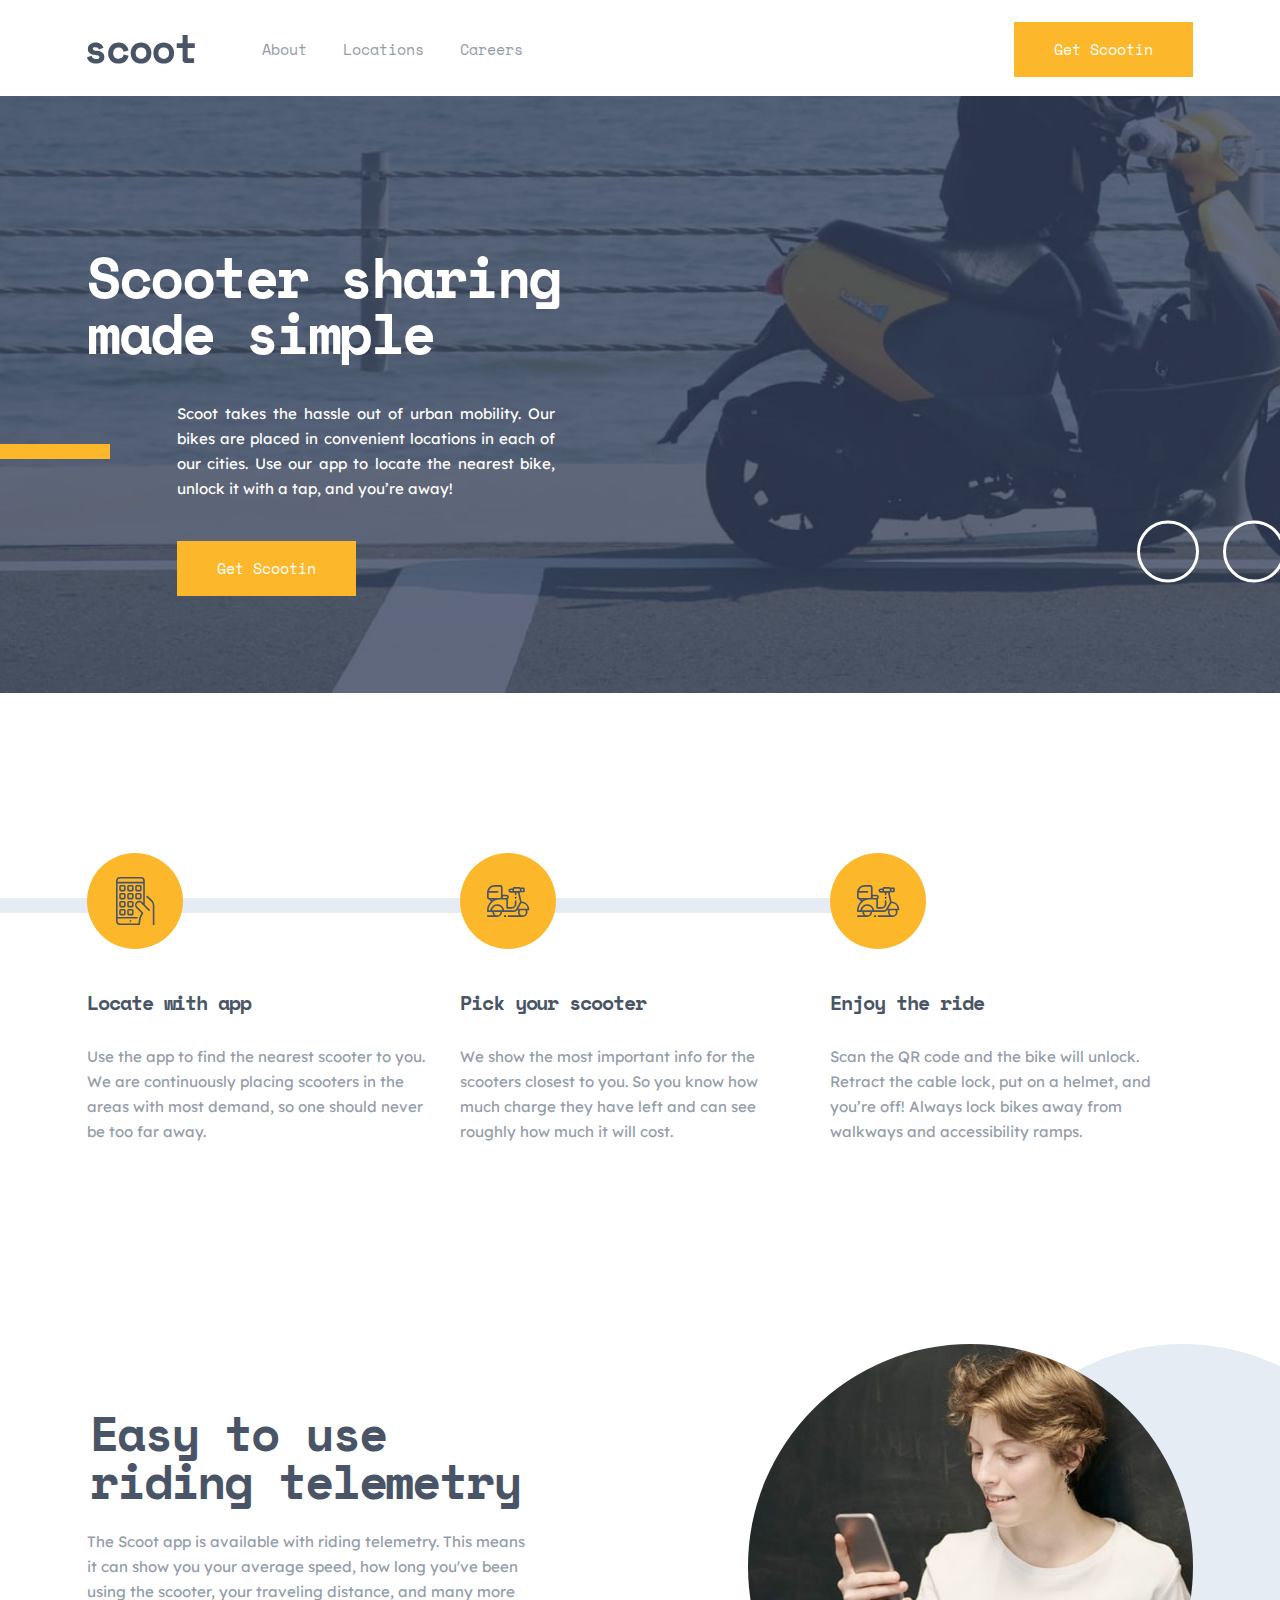
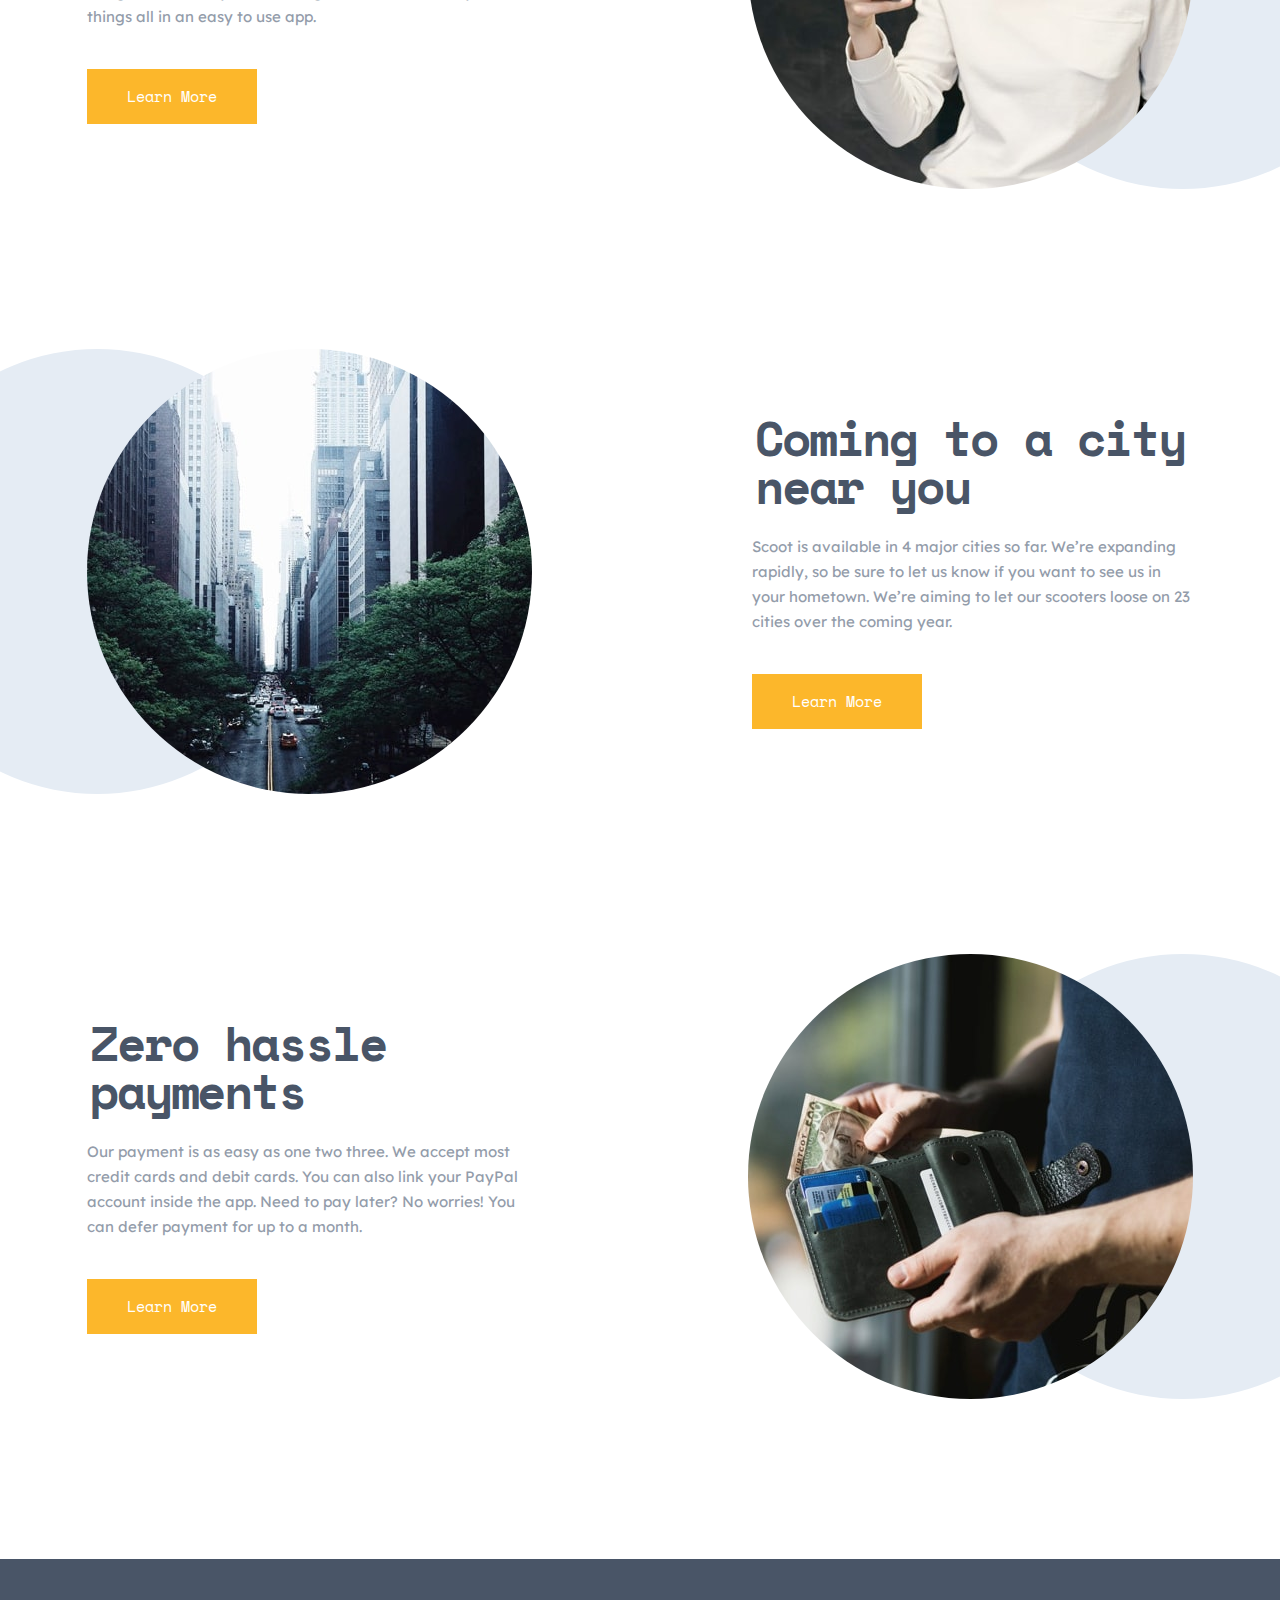
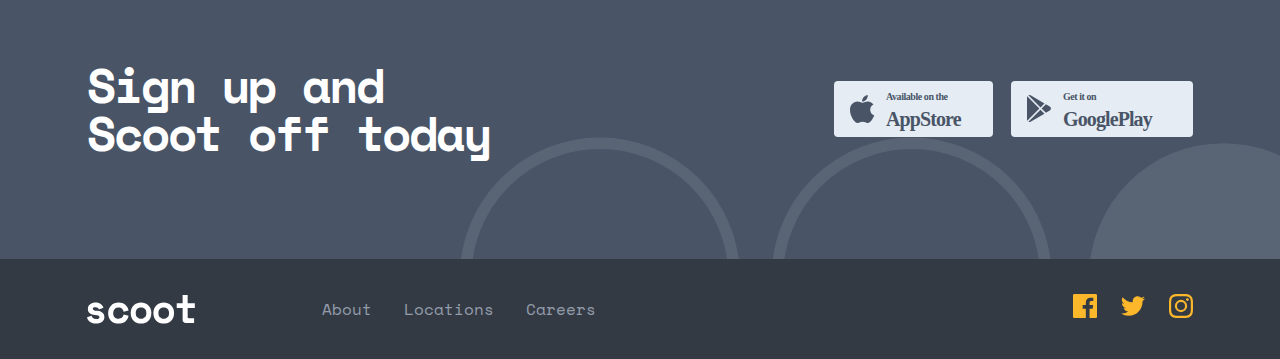
<file: index.html>
<!DOCTYPE html>
<html lang="en">
  <head>
    <meta charset="UTF-8" />
    <meta name="viewport" content="width=device-width, initial-scale=1.0" />
    <meta name="description" content="Scoot" />
    <meta name="keywords" content="HTML,CSS,JavaScript" />
    <meta name="author" content="Thu Smiley" />
    <meta property="og:image" content="./preview.jpg" />
    <link rel="icon" type="image/png" sizes="32x32" href="./assets/favicon.png" />
    <link rel="stylesheet" href="./style.css" />
    <title>Scoot</title>
  </head>
  <body>
    <!-- Header and nav -->
    <header>
      <div class="container">
        <img class="menu-open" src="./assets/icons/hamburger.svg" alt="" onclick="openMenu()" />
        <img class="menu-close" src="./assets/icons/close.svg" alt="" onclick="closeMenu()" />
        <a href="./index.html"><img class="logo-header" src="./assets/logo.svg" alt="logo" /></a>
        <nav id="header-nav">
          <div class="menu-wrap">
            <a href="./about.html">About</a>
            <a href="./locations.html">Locations</a>
            <a href="./careers.html">Careers</a>
          </div>
          <button><a href="./locations.html"></a>Get Scootin</button>
        </nav>
      </div>
    </header>
    <div class="overlay-menu"></div>
    <!-- Main -->
    <main>
      <!-- Hero section  -->
      <section id="hero">
        <div class="container">
          <h1>Scooter sharing made simple</h1>
          <p>
            Scoot takes the hassle out of urban mobility. Our bikes are placed in convenient locations in each of our cities. Use our app to locate the nearest bike, unlock it with
            a tap, and you’re away!
          </p>
          <button><a href="./locations.html"></a>Get Scootin</button>
          <img src="./assets/patterns/line.svg" alt="" class="hero-line" />
          <!-- <img class="hero-arrow" src="./assets/patterns/right-arrow.svg" alt="" /> -->
          <svg class="hero-arrow" xmlns="http://www.w3.org/2000/svg" width="452" height="151"><g fill="none" fill-rule="evenodd" stroke="#FCB72B" stroke-linejoin="bevel" stroke-width="15"><path d="M407.952 145.444l38.426-38.426-38.426-38.426"/><path d="M0 8h270.115v99.369h176.263"/></g></svg>
          <img src="./assets/patterns/white-circles.svg" alt="" class="hero-circles" />
        </div>
      </section>

      <!-- How-to section  -->
      <section id="steps">
        <div class="container">
          <div class="steps-line"></div>
          <!-- Locate with app -->
          <div class="step">
            <img class="step-icon locate-app" src="./assets/icons/locate.svg" alt="" />
            <div class="step-info">
              <h2>Locate with app</h2>
              <p>Use the app to find the nearest scooter to you. We are continuously placing scooters in the areas with most demand, so one should never be too far away.</p>
            </div>
          </div>

          <!-- Pick your scooter -->
          <div class="step">
            <img class="step-icon pick-scooter" src="./assets/icons/scooter.svg" alt="" />
            <div class="step-info">
              <h2>Pick your scooter</h2>
              <p>We show the most important info for the scooters closest to you. So you know how much charge they have left and can see roughly how much it will cost.</p>
            </div>
          </div>

          <!-- Enjoy the ride -->
          <div class="step">
            <img class="step-icon enjoy-ride" src="./assets/icons/scooter.svg" alt="" />
            <div class="step-info">
              <h2>Enjoy the ride</h2>
              <p>
                Scan the QR code and the bike will unlock. Retract the cable lock, put on a helmet, and you’re off! Always lock bikes away from walkways and accessibility ramps.
              </p>
            </div>
          </div>
        </div>
      </section>

      <!-- Features  -->
      <section id="features">
        <!-- Easy to use riding telemetry -->
        <div class="feature" id="telemetry">
          <svg class="arrow-telemetry" xmlns="http://www.w3.org/2000/svg" width="741" height="151">
            <g fill="none" fill-rule="evenodd" stroke="#FCB72B" stroke-linejoin="bevel" stroke-width="15">
              <path d="M740.969 8H182.854v99.369H6.591" />
              <path d="M44.64 145.64L6.214 107.214 44.64 68.787" />
            </g>
          </svg>
          <div class="container">
            <img class="feature-img" src="./assets/images/telemetry.jpg" alt="" />
            <div class="feature-info">
              <h2>Easy to use riding telemetry</h2>
              <p>
                The Scoot app is available with riding telemetry. This means it can show you your average speed, how long you've been using the scooter, your traveling distance,
                and many more things all in an easy to use app.
              </p>
              <button><a href="./locations.html"></a>Learn More</button>
            </div>
          </div>
        </div>

        <!-- Coming to a city near you -->
        <div class="feature" id="near-you">
          <svg class="arrow-near-you" xmlns="http://www.w3.org/2000/svg" width="452" height="151">
            <g fill="none" fill-rule="evenodd" stroke="#FCB72B" stroke-linejoin="bevel" stroke-width="15">
              <path d="M407.952 145.444l38.426-38.426-38.426-38.426" />
              <path d="M0 8h270.115v99.369h176.263" />
            </g>
          </svg>
          <div class="container">
            <img class="feature-img" src="./assets/images/near-you.jpg" alt="" />
            <div class="feature-info">
              <h2>Coming to a city near you</h2>
              <p>
                Scoot is available in 4 major cities so far. We’re expanding rapidly, so be sure to let us know if you want to see us in your hometown. We’re aiming to let our
                scooters loose on 23 cities over the coming year.
              </p>
              <button><a href="./locations.html"></a>Learn More</button>
            </div>
          </div>
        </div>

        <!-- Zero hassle payments -->
        <div class="feature" id="payments">
          <svg class="arrow-payments" xmlns="http://www.w3.org/2000/svg" width="741" height="151">
            <g fill="none" fill-rule="evenodd" stroke="#FCB72B" stroke-linejoin="bevel" stroke-width="15">
              <path d="M740.969 8H182.854v99.369H6.591" />
              <path d="M44.64 145.64L6.214 107.214 44.64 68.787" />
            </g>
          </svg>
          <div class="container">
            <img class="feature-img" src="./assets/images/payments.jpg" alt="" />
            <div class="feature-info">
              <h2>Zero hassle payments</h2>
              <p>
                Our payment is as easy as one two three. We accept most credit cards and debit cards. You can also link your PayPal account inside the app. Need to pay later? No
                worries! You can defer payment for up to a month.
              </p>
              <button><a href="./locations.html"></a>Learn More</button>
            </div>
          </div>
        </div>
      </section>

      <!-- Signup  -->
      <section id="signup">
        <div class="container">
          <h2>Sign up and Scoot off today</h2>
          <div class="download">
            <a href="http://" target="_blank" rel="noopener noreferrer"><img src="./assets/icons/app-store.svg" alt="" /></a>
            <a href="http://" target="_blank" rel="noopener noreferrer"><img src="./assets/icons/google-play.svg" alt="" /></a>
          </div>
        </div>
      </section>
    </main>

    <!-- Footer  -->
    <footer>
      <div class="container">
        <svg class="logo-footer" xmlns="http://www.w3.org/2000/svg" width="108" height="29">
          <path
            fill="#ffffff"
            d="M9.12 28.56c2.613 0 4.64-.587 6.08-1.76 1.44-1.173 2.16-2.747 2.16-4.72v-.24c0-1.787-.64-3.18-1.92-4.18-1.28-1-2.933-1.607-4.96-1.82-1.76-.187-2.973-.42-3.64-.7-.667-.28-1-.74-1-1.38 0-.453.213-.833.64-1.14.427-.307 1.067-.46 1.92-.46.933 0 1.693.207 2.28.62.587.413 1 .98 1.24 1.7l4.56-1.84a8.834 8.834 0 00-.92-1.74c-.4-.6-.92-1.147-1.56-1.64-.64-.493-1.42-.893-2.34-1.2-.92-.307-2.007-.46-3.26-.46-.96 0-1.893.133-2.8.4a7.473 7.473 0 00-2.4 1.18 6.193 6.193 0 00-1.68 1.9c-.427.747-.64 1.613-.64 2.6v.24c0 1.893.66 3.327 1.98 4.3 1.32.973 3.1 1.553 5.34 1.74.827.08 1.513.187 2.06.32.547.133.98.3 1.3.5.32.2.54.413.66.64.12.227.18.473.18.74 0 .453-.233.873-.7 1.26-.467.387-1.327.58-2.58.58-1.413 0-2.46-.32-3.14-.96-.68-.64-1.127-1.387-1.34-2.24L0 22.32c.133.693.393 1.407.78 2.14.387.733.94 1.4 1.66 2 .72.6 1.627 1.1 2.72 1.5 1.093.4 2.413.6 3.96.6zm22.454 0c2.827 0 5.087-.72 6.78-2.16 1.694-1.44 2.767-3.333 3.22-5.68l-4.96-1.24c-.24 1.307-.766 2.347-1.58 3.12-.813.773-1.993 1.16-3.54 1.16-.72 0-1.4-.113-2.04-.34a4.704 4.704 0 01-1.68-1.02c-.48-.453-.86-1.02-1.14-1.7-.28-.68-.42-1.46-.42-2.34v-.24c0-.88.14-1.673.42-2.38.28-.707.66-1.307 1.14-1.8a5.005 5.005 0 011.68-1.14 5.25 5.25 0 012.04-.4c1.547 0 2.747.427 3.6 1.28.854.853 1.36 1.867 1.52 3.04l4.96-1.28c-.453-2.347-1.54-4.24-3.26-5.68-1.72-1.44-3.966-2.16-6.74-2.16-1.44 0-2.793.24-4.06.72a9.726 9.726 0 00-3.32 2.08c-.946.907-1.686 2-2.22 3.28-.533 1.28-.8 2.72-.8 4.32v.48c0 1.6.267 3.027.8 4.28.534 1.253 1.267 2.307 2.2 3.16.934.853 2.034 1.507 3.3 1.96 1.267.453 2.634.68 4.1.68zm22.455 0c1.36 0 2.66-.227 3.9-.68a9.997 9.997 0 003.3-1.98c.96-.867 1.72-1.933 2.28-3.2.56-1.267.84-2.727.84-4.38v-.48c0-1.627-.28-3.073-.84-4.34-.56-1.267-1.32-2.34-2.28-3.22a9.827 9.827 0 00-3.3-2c-1.24-.453-2.54-.68-3.9-.68-1.36 0-2.66.227-3.9.68a9.827 9.827 0 00-3.3 2c-.96.88-1.72 1.953-2.28 3.22-.56 1.267-.84 2.713-.84 4.34v.48c0 1.653.28 3.113.84 4.38.56 1.267 1.32 2.333 2.28 3.2a9.997 9.997 0 003.3 1.98c1.24.453 2.54.68 3.9.68zm0-4.8c-.72 0-1.4-.12-2.04-.36-.64-.24-1.2-.587-1.68-1.04a4.911 4.911 0 01-1.14-1.66c-.28-.653-.42-1.393-.42-2.22v-.8c0-.827.14-1.567.42-2.22.28-.653.66-1.207 1.14-1.66.48-.453 1.04-.8 1.68-1.04.64-.24 1.32-.36 2.04-.36s1.4.12 2.04.36c.64.24 1.2.587 1.68 1.04.48.453.86 1.007 1.14 1.66.28.653.42 1.393.42 2.22v.8c0 .827-.14 1.567-.42 2.22a4.911 4.911 0 01-1.14 1.66c-.48.453-1.04.8-1.68 1.04-.64.24-1.32.36-2.04.36zm22.694 4.8c1.36 0 2.66-.227 3.9-.68a9.997 9.997 0 003.3-1.98c.96-.867 1.72-1.933 2.28-3.2.56-1.267.84-2.727.84-4.38v-.48c0-1.627-.28-3.073-.84-4.34-.56-1.267-1.32-2.34-2.28-3.22a9.827 9.827 0 00-3.3-2c-1.24-.453-2.54-.68-3.9-.68-1.36 0-2.66.227-3.9.68a9.827 9.827 0 00-3.3 2c-.96.88-1.72 1.953-2.28 3.22-.56 1.267-.84 2.713-.84 4.34v.48c0 1.653.28 3.113.84 4.38.56 1.267 1.32 2.333 2.28 3.2a9.997 9.997 0 003.3 1.98c1.24.453 2.54.68 3.9.68zm0-4.8c-.72 0-1.4-.12-2.04-.36-.64-.24-1.2-.587-1.68-1.04a4.911 4.911 0 01-1.14-1.66c-.28-.653-.42-1.393-.42-2.22v-.8c0-.827.14-1.567.42-2.22.28-.653.66-1.207 1.14-1.66.48-.453 1.04-.8 1.68-1.04.64-.24 1.32-.36 2.04-.36s1.4.12 2.04.36c.64.24 1.2.587 1.68 1.04.48.453.86 1.007 1.14 1.66.28.653.42 1.393.42 2.22v.8c0 .827-.14 1.567-.42 2.22a4.911 4.911 0 01-1.14 1.66c-.48.453-1.04.8-1.68 1.04-.64.24-1.32.36-2.04.36zM107.097 28v-4.8h-5.36c-.72 0-1.08-.4-1.08-1.2v-9.04h7.16v-4.8h-7.16V0h-5.04v8.16h-5.88v4.8h5.88v11.92c0 .907.287 1.653.86 2.24.573.587 1.313.88 2.22.88h8.4z"
          />
        </svg>
        <div class="footer-wrap">
          <div class="footer-nav">
            <a href="./about.html">About</a>
            <a href="./locations.html">Locations</a>
            <a href="./careers.html">Careers</a>
          </div>
          <div class="socials">
            <a href="./" target="_blank"
              ><svg xmlns="http://www.w3.org/2000/svg" width="24" height="24">
                <path
                  fill="#FCB72B"
                  d="M22.675 0H1.325C.593 0 0 .593 0 1.325v21.351C0 23.407.593 24 1.325 24H12.82v-9.294H9.692v-3.622h3.128V8.413c0-3.1 1.893-4.788 4.659-4.788 1.325 0 2.463.099 2.795.143v3.24l-1.918.001c-1.504 0-1.795.715-1.795 1.763v2.313h3.587l-.467 3.622h-3.12V24h6.116c.73 0 1.323-.593 1.323-1.325V1.325C24 .593 23.407 0 22.675 0z"
                /></svg
            ></a>
            <a href="./" target="_blank"
              ><svg xmlns="http://www.w3.org/2000/svg" width="24" height="20">
                <path
                  fill="#FCB72B"
                  d="M24 2.557a9.83 9.83 0 01-2.828.775A4.932 4.932 0 0023.337.608a9.864 9.864 0 01-3.127 1.195A4.916 4.916 0 0016.616.248c-3.179 0-5.515 2.966-4.797 6.045A13.978 13.978 0 011.671 1.149a4.93 4.93 0 001.523 6.574 4.903 4.903 0 01-2.229-.616c-.054 2.281 1.581 4.415 3.949 4.89a4.935 4.935 0 01-2.224.084 4.928 4.928 0 004.6 3.419A9.9 9.9 0 010 17.54a13.94 13.94 0 007.548 2.212c9.142 0 14.307-7.721 13.995-14.646A10.025 10.025 0 0024 2.557z"
                /></svg
            ></a>
            <a href="./" target="_blank"
              ><svg xmlns="http://www.w3.org/2000/svg" width="24" height="24">
                <path
                  fill="#FCB72B"
                  d="M12 2.163c3.204 0 3.584.012 4.85.07 3.252.148 4.771 1.691 4.919 4.919.058 1.265.069 1.645.069 4.849 0 3.205-.012 3.584-.069 4.849-.149 3.225-1.664 4.771-4.919 4.919-1.266.058-1.644.07-4.85.07-3.204 0-3.584-.012-4.849-.07-3.26-.149-4.771-1.699-4.919-4.92-.058-1.265-.07-1.644-.07-4.849 0-3.204.013-3.583.07-4.849.149-3.227 1.664-4.771 4.919-4.919 1.266-.057 1.645-.069 4.849-.069zM12 0C8.741 0 8.333.014 7.053.072 2.695.272.273 2.69.073 7.052.014 8.333 0 8.741 0 12c0 3.259.014 3.668.072 4.948.2 4.358 2.618 6.78 6.98 6.98C8.333 23.986 8.741 24 12 24c3.259 0 3.668-.014 4.948-.072 4.354-.2 6.782-2.618 6.979-6.98.059-1.28.073-1.689.073-4.948 0-3.259-.014-3.667-.072-4.947-.196-4.354-2.617-6.78-6.979-6.98C15.668.014 15.259 0 12 0zm0 5.838a6.162 6.162 0 100 12.324 6.162 6.162 0 000-12.324zM12 16a4 4 0 110-8 4 4 0 010 8zm6.406-11.845a1.44 1.44 0 100 2.881 1.44 1.44 0 000-2.881z"
                /></svg
            ></a>
          </div>
        </div>
      </div>
    </footer>
    <script src="./script.js"></script>
  </body>
</html>
</file>
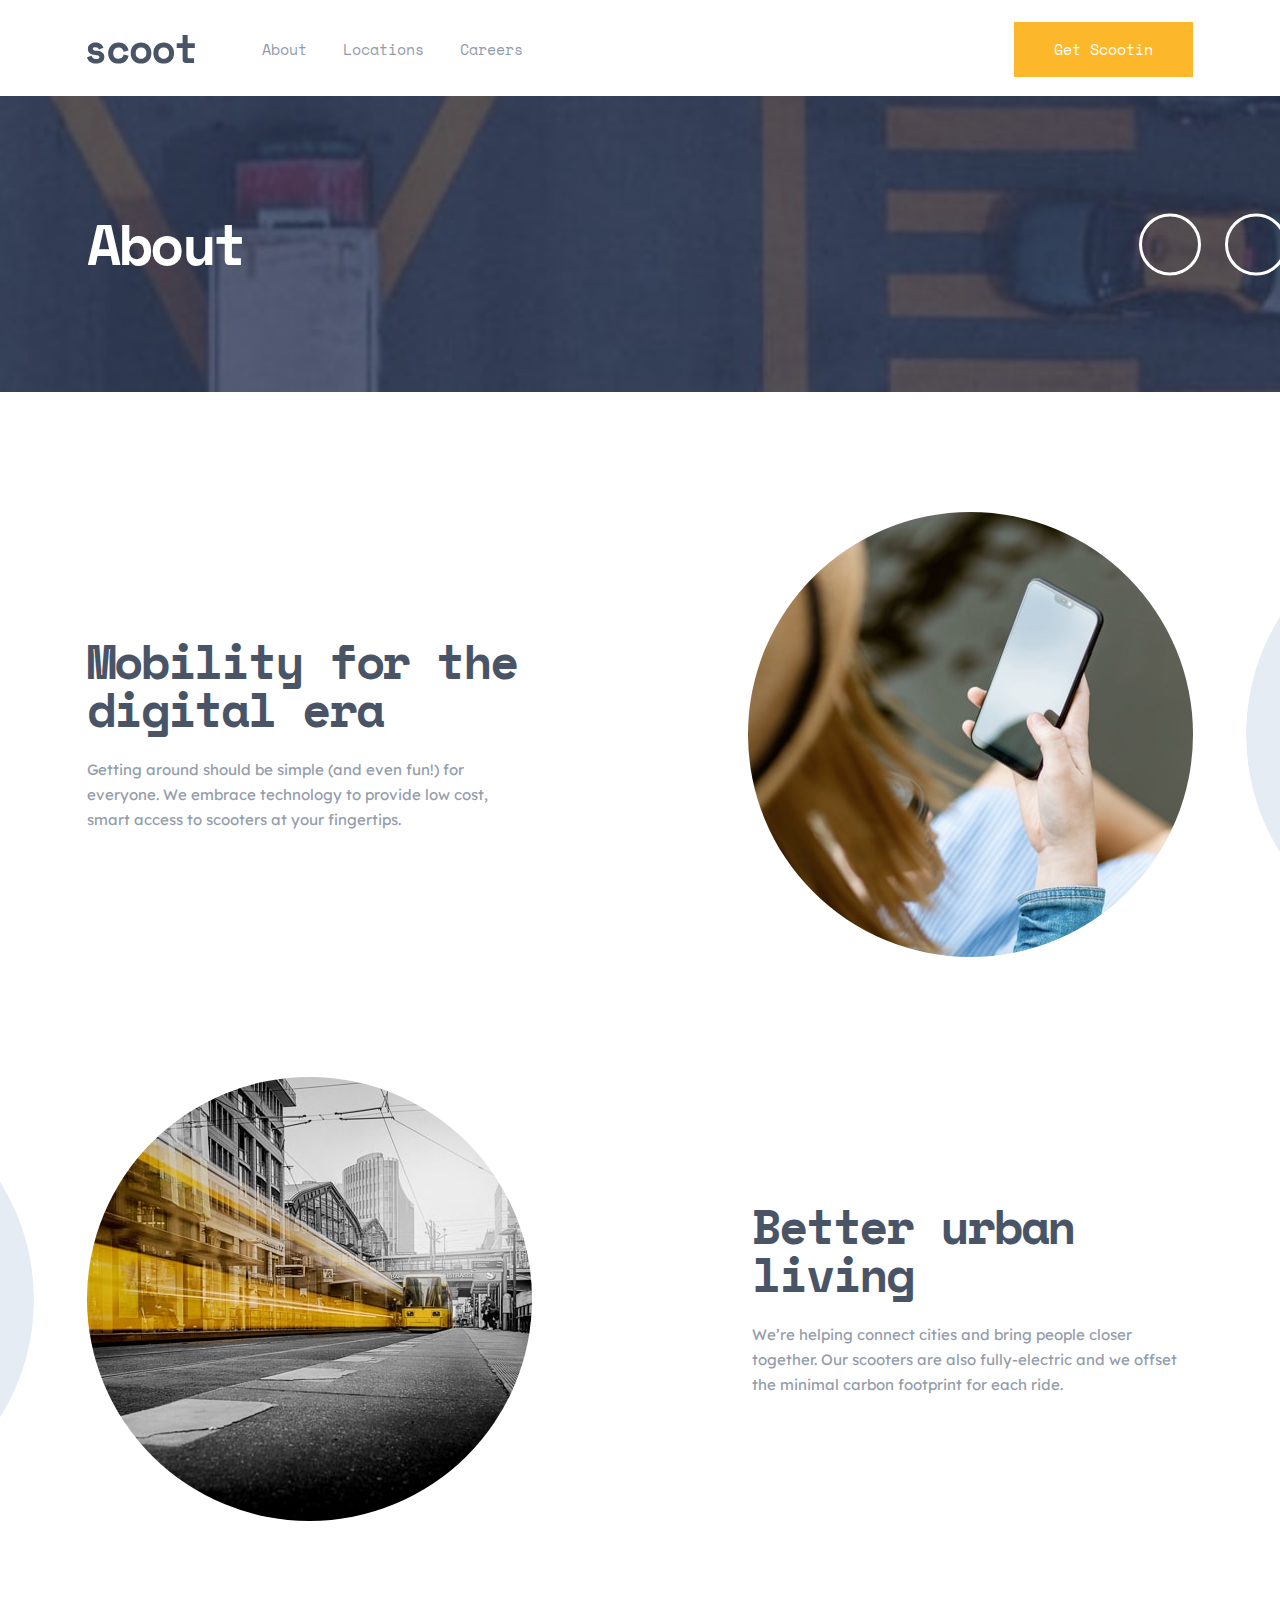
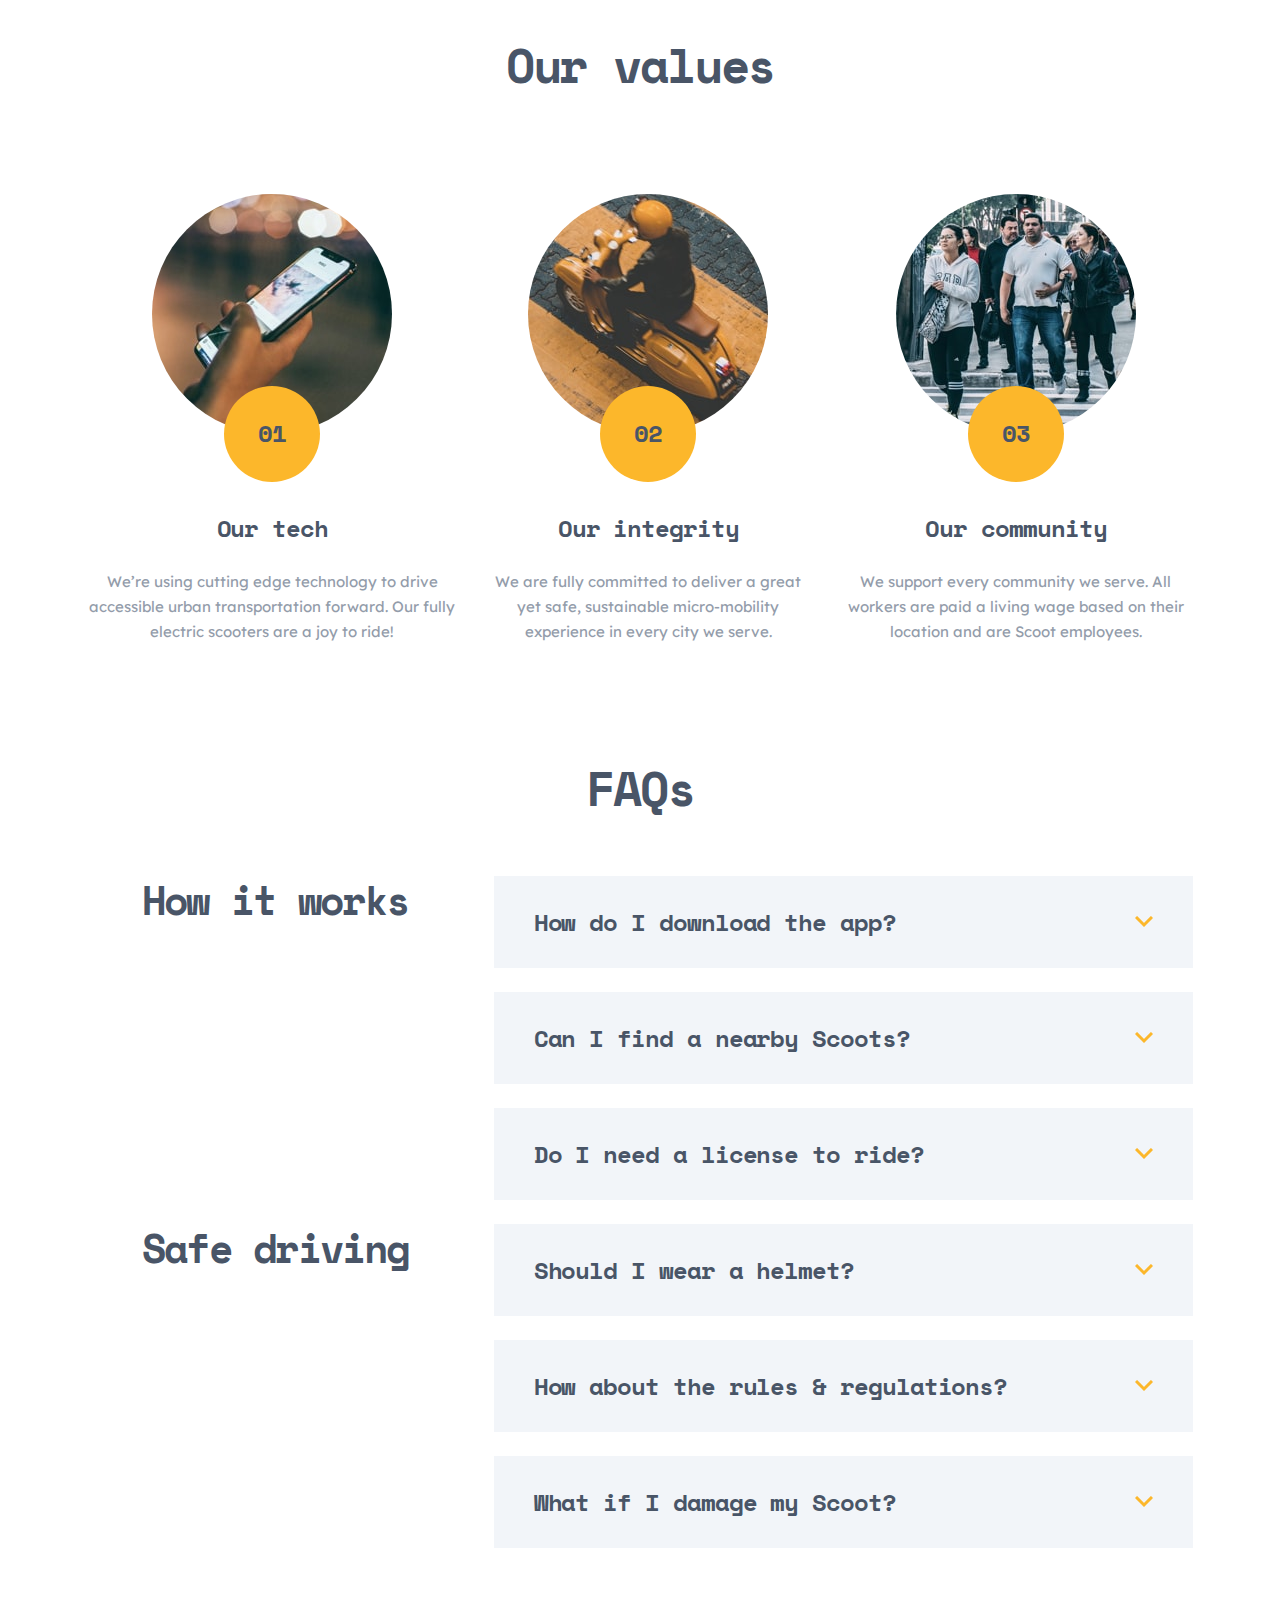
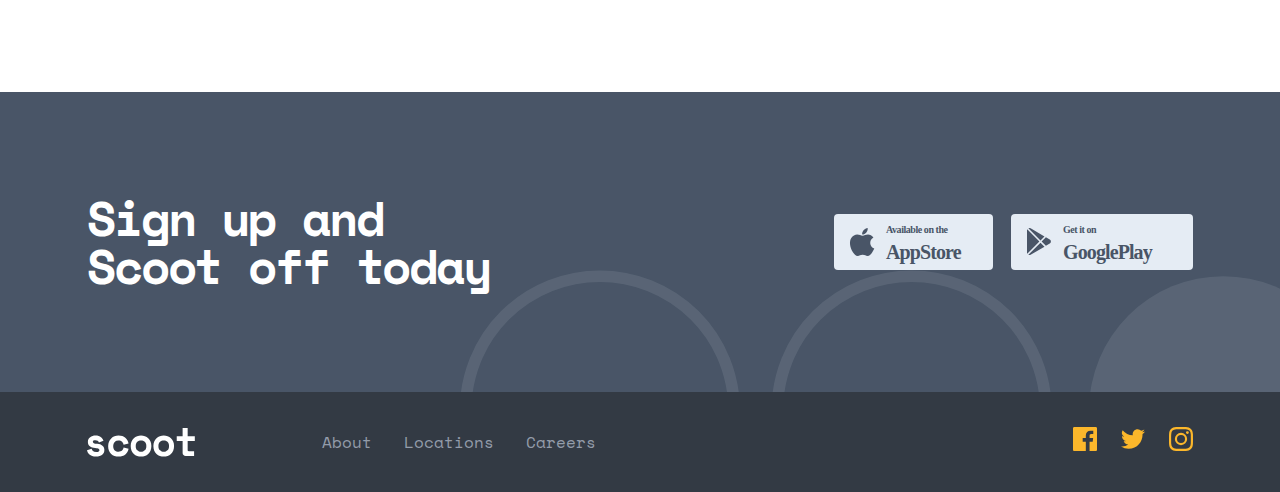
<file: about.html>
<!DOCTYPE html>
<html lang="en">
  <head>
    <meta charset="UTF-8" />
    <meta name="viewport" content="width=device-width, initial-scale=1.0" />
    <meta name="description" content="Scoot" />
    <meta name="keywords" content="HTML,CSS,JavaScript" />
    <meta name="author" content="Thu Smiley" />
    <meta property="og:image" content="./preview.jpg" />
    <link
      rel="icon"
      type="image/png"
      sizes="32x32"
      href="./assets/favicon.png"
    />
    <link rel="stylesheet" href="./style.css" />
    <title>Scoot | About</title>
  </head>
  <body>
    <!-- Header and nav -->
    <header>
      <div class="container">
        <img
          class="menu-open"
          src="./assets/icons/hamburger.svg"
          alt=""
          onclick="openMenu()"
        />
        <img
          class="menu-close"
          src="./assets/icons/close.svg"
          alt=""
          onclick="closeMenu()"
        />
        <a href="./index.html"
          ><img class="logo-header" src="./assets/logo.svg" alt="logo"
        /></a>
        <nav id="header-nav">
          <div class="menu-wrap">
            <a href="./about.html">About</a>
            <a href="./locations.html">Locations</a>
            <a href="./careers.html">Careers</a>
          </div>
          <button><a href="./locations.html"></a>Get Scootin</button>
        </nav>
      </div>
    </header>
    <div class="overlay-menu"></div>
    <!-- Main -->
    <main>
      <!-- Hero section  -->
      <section id="about-hero">
        <div class="container">
          <h1>About</h1>
          <img
            src="./assets/patterns/white-circles.svg"
            alt=""
            class="subpage-circles"
          />
        </div>
      </section>

      <!-- Main About section  -->
      <section id="about-main">
        <!-- Mobility for the digital era -->
        <div class="about-us" id="mobility">
          <svg
            class="arrow-mobility"
            xmlns="http://www.w3.org/2000/svg"
            width="741"
            height="151"
          >
            <g
              fill="none"
              fill-rule="evenodd"
              stroke="#FCB72B"
              stroke-linejoin="bevel"
              stroke-width="15"
            >
              <path d="M740.969 143.368H182.854V43.999H6.591" />
              <path d="M44.64 82.64L6.214 44.214 44.64 5.787" />
            </g>
          </svg>
          <div class="container">
            <img
              src="./assets/patterns/circle.svg"
              alt=""
              class="mobility-circle"
            />
            <img src="./assets/images/digital-era.jpg" alt="" />
            <div class="about-us-detail">
              <h2>Mobility for the digital era</h2>
              <p>
                Getting around should be simple (and even fun!) for everyone. We
                embrace technology to provide low cost, smart access to scooters
                at your fingertips.
              </p>
            </div>
          </div>
        </div>

        <!-- Better urban living -->
        <div class="about-us" id="urban-living">
          <svg
            class="arrow-better-living"
            xmlns="http://www.w3.org/2000/svg"
            width="452"
            height="151"
          >
            <g
              fill="none"
              fill-rule="evenodd"
              stroke="#FCB72B"
              stroke-linejoin="bevel"
              stroke-width="15"
            >
              <path d="M407.952 145.444l38.426-38.426-38.426-38.426" />
              <path d="M0 8h270.115v99.369h176.263" />
            </g>
          </svg>
          <div class="container">
            <img
              src="./assets/patterns/circle.svg"
              alt=""
              class="better-living-circle"
            />
            <img src="./assets/images/better-living.jpg" alt="" />
            <div class="about-us-detail">
              <h2>Better urban living</h2>
              <p>
                We’re helping connect cities and bring people closer together.
                Our scooters are also fully-electric and we offset the minimal
                carbon footprint for each ride.
              </p>
            </div>
          </div>
        </div>
      </section>

      <!-- Our values  -->
      <section id="values">
        <h2>Our values</h2>
        <div class="container">

          <!-- Our tech -->
          <div class="value">
            <img src="./assets/images/our-tech.jpg" alt="" />
            <h3>01</h3>
            <h4>Our tech</h4>
            <p>
              We’re using cutting edge technology to drive accessible urban
              transportation forward. Our fully electric scooters are a joy to
              ride!
            </p>
          </div>

          <!-- Our integrity -->
          <div class="value">
            <img src="./assets/images/our-integrity.jpg" alt="" />
            <h3>02</h3>
            <h4>Our integrity</h4>
            <p>
              We are fully committed to deliver a great yet safe, sustainable
              micro-mobility experience in every city we serve.
            </p>
          </div>

          <!-- Our community -->
          <div class="value">
            <img src="./assets/images/our-community.jpg" alt="" />
            <h3>03</h3>
            <h4>Our community</h4>
            <p>
              We support every community we serve. All workers are paid a living
              wage based on their location and are Scoot employees.
            </p>
          </div>
        </div>
      </section>

      <!-- FAQs  -->
      <section id="faqs">
        <div class="container">
          <h2>FAQs</h2>
          <!-- How it works -->
          <div class="faq">
            <h3>How it works</h3>
            <div class="how-it-works">
              <div class="faq-container">
                <div class="question" aria-expanded="false">
                  <h4>How do I download the app?</h4>
                  <img
                    class="expand-icon"
                    src="./assets/icons/chevron.svg"
                    alt=""
                  />
                </div>
                <p class="answer">
                  To download the Scoot app, you can search “Scoot” in both the
                  App and Google Play stores. An even simpler way to do it would
                  be to click the relevant link at the bottom of this page and
                  you’ll be re-directed to the correct page.
                </p>
              </div>

              <div class="faq-container">
                <div class="question" aria-expanded="false">
                  <h4>Can I find a nearby Scoots?</h4>
                  <img
                    class="expand-icon"
                    src="./assets/icons/chevron.svg"
                    alt=""
                  />
                </div>
                <p class="answer">
                  To download the Scoot app, you can search “Scoot” in both the
                  App and Google Play stores. An even simpler way to do it would
                  be to click the relevant link at the bottom of this page and
                  you’ll be re-directed to the correct page.
                </p>
              </div>

              <div class="faq-container">
                <div class="question" aria-expanded="false">
                  <h4>Do I need a license to ride?</h4>
                  <img
                    class="expand-icon"
                    src="./assets/icons/chevron.svg"
                    alt=""
                  />
                </div>
                <p class="answer">
                  To download the Scoot app, you can search “Scoot” in both the
                  App and Google Play stores. An even simpler way to do it would
                  be to click the relevant link at the bottom of this page and
                  you’ll be re-directed to the correct page.
                </p>
              </div>
            </div>
          </div>

          <!-- Safe driving -->
          <div class="faq">
            <h3>Safe driving</h3>
            <div class="safe-driving">
              <div class="faq-container">
                <div class="question" aria-expanded="false">
                  <h4>Should I wear a helmet?</h4>
                  <img
                    class="expand-icon"
                    src="./assets/icons/chevron.svg"
                    alt=""
                  />
                </div>
                <p class="answer">
                  Yes, please do! All cities have different laws. But we
                  strongly strongly strongly recommend always wearing a helmet
                  regardless of the local laws. We like you and we want you to
                  be as safe as possible while Scooting.
                </p>
              </div>

              <div class="faq-container">
                <div class="question" aria-expanded="false">
                  <h4>How about the rules & regulations?</h4>
                  <img
                    class="expand-icon"
                    src="./assets/icons/chevron.svg"
                    alt=""
                  />
                </div>
                <p class="answer">
                  Yes, please do! All cities have different laws. But we
                  strongly strongly strongly recommend always wearing a helmet
                  regardless of the local laws. We like you and we want you to
                  be as safe as possible while Scooting.
                </p>
              </div>

              <div class="faq-container">
                <div class="question" aria-expanded="false">
                  <h4>What if I damage my Scoot?</h4>
                  <img
                    class="expand-icon"
                    src="./assets/icons/chevron.svg"
                    alt=""
                  />
                </div>
                <p class="answer">
                  Yes, please do! All cities have different laws. But we
                  strongly strongly strongly recommend always wearing a helmet
                  regardless of the local laws. We like you and we want you to
                  be as safe as possible while Scooting.
                </p>
              </div>
            </div>
          </div>
        </div>
      </section>

      <!-- Signup  -->
      <section id="signup">
        <div class="container">
          <h2>Sign up and Scoot off today</h2>
          <div class="download">
            <a href="http://" target="_blank" rel="noopener noreferrer"
              ><img src="./assets/icons/app-store.svg" alt=""
            /></a>
            <a href="http://" target="_blank" rel="noopener noreferrer"
              ><img src="./assets/icons/google-play.svg" alt=""
            /></a>
          </div>
        </div>
      </section>
    </main>

    <!-- Footer  -->
    <footer>
      <div class="container">
        <svg
          class="logo-footer"
          xmlns="http://www.w3.org/2000/svg"
          width="108"
          height="29"
        >
          <path
            fill="#ffffff"
            d="M9.12 28.56c2.613 0 4.64-.587 6.08-1.76 1.44-1.173 2.16-2.747 2.16-4.72v-.24c0-1.787-.64-3.18-1.92-4.18-1.28-1-2.933-1.607-4.96-1.82-1.76-.187-2.973-.42-3.64-.7-.667-.28-1-.74-1-1.38 0-.453.213-.833.64-1.14.427-.307 1.067-.46 1.92-.46.933 0 1.693.207 2.28.62.587.413 1 .98 1.24 1.7l4.56-1.84a8.834 8.834 0 00-.92-1.74c-.4-.6-.92-1.147-1.56-1.64-.64-.493-1.42-.893-2.34-1.2-.92-.307-2.007-.46-3.26-.46-.96 0-1.893.133-2.8.4a7.473 7.473 0 00-2.4 1.18 6.193 6.193 0 00-1.68 1.9c-.427.747-.64 1.613-.64 2.6v.24c0 1.893.66 3.327 1.98 4.3 1.32.973 3.1 1.553 5.34 1.74.827.08 1.513.187 2.06.32.547.133.98.3 1.3.5.32.2.54.413.66.64.12.227.18.473.18.74 0 .453-.233.873-.7 1.26-.467.387-1.327.58-2.58.58-1.413 0-2.46-.32-3.14-.96-.68-.64-1.127-1.387-1.34-2.24L0 22.32c.133.693.393 1.407.78 2.14.387.733.94 1.4 1.66 2 .72.6 1.627 1.1 2.72 1.5 1.093.4 2.413.6 3.96.6zm22.454 0c2.827 0 5.087-.72 6.78-2.16 1.694-1.44 2.767-3.333 3.22-5.68l-4.96-1.24c-.24 1.307-.766 2.347-1.58 3.12-.813.773-1.993 1.16-3.54 1.16-.72 0-1.4-.113-2.04-.34a4.704 4.704 0 01-1.68-1.02c-.48-.453-.86-1.02-1.14-1.7-.28-.68-.42-1.46-.42-2.34v-.24c0-.88.14-1.673.42-2.38.28-.707.66-1.307 1.14-1.8a5.005 5.005 0 011.68-1.14 5.25 5.25 0 012.04-.4c1.547 0 2.747.427 3.6 1.28.854.853 1.36 1.867 1.52 3.04l4.96-1.28c-.453-2.347-1.54-4.24-3.26-5.68-1.72-1.44-3.966-2.16-6.74-2.16-1.44 0-2.793.24-4.06.72a9.726 9.726 0 00-3.32 2.08c-.946.907-1.686 2-2.22 3.28-.533 1.28-.8 2.72-.8 4.32v.48c0 1.6.267 3.027.8 4.28.534 1.253 1.267 2.307 2.2 3.16.934.853 2.034 1.507 3.3 1.96 1.267.453 2.634.68 4.1.68zm22.455 0c1.36 0 2.66-.227 3.9-.68a9.997 9.997 0 003.3-1.98c.96-.867 1.72-1.933 2.28-3.2.56-1.267.84-2.727.84-4.38v-.48c0-1.627-.28-3.073-.84-4.34-.56-1.267-1.32-2.34-2.28-3.22a9.827 9.827 0 00-3.3-2c-1.24-.453-2.54-.68-3.9-.68-1.36 0-2.66.227-3.9.68a9.827 9.827 0 00-3.3 2c-.96.88-1.72 1.953-2.28 3.22-.56 1.267-.84 2.713-.84 4.34v.48c0 1.653.28 3.113.84 4.38.56 1.267 1.32 2.333 2.28 3.2a9.997 9.997 0 003.3 1.98c1.24.453 2.54.68 3.9.68zm0-4.8c-.72 0-1.4-.12-2.04-.36-.64-.24-1.2-.587-1.68-1.04a4.911 4.911 0 01-1.14-1.66c-.28-.653-.42-1.393-.42-2.22v-.8c0-.827.14-1.567.42-2.22.28-.653.66-1.207 1.14-1.66.48-.453 1.04-.8 1.68-1.04.64-.24 1.32-.36 2.04-.36s1.4.12 2.04.36c.64.24 1.2.587 1.68 1.04.48.453.86 1.007 1.14 1.66.28.653.42 1.393.42 2.22v.8c0 .827-.14 1.567-.42 2.22a4.911 4.911 0 01-1.14 1.66c-.48.453-1.04.8-1.68 1.04-.64.24-1.32.36-2.04.36zm22.694 4.8c1.36 0 2.66-.227 3.9-.68a9.997 9.997 0 003.3-1.98c.96-.867 1.72-1.933 2.28-3.2.56-1.267.84-2.727.84-4.38v-.48c0-1.627-.28-3.073-.84-4.34-.56-1.267-1.32-2.34-2.28-3.22a9.827 9.827 0 00-3.3-2c-1.24-.453-2.54-.68-3.9-.68-1.36 0-2.66.227-3.9.68a9.827 9.827 0 00-3.3 2c-.96.88-1.72 1.953-2.28 3.22-.56 1.267-.84 2.713-.84 4.34v.48c0 1.653.28 3.113.84 4.38.56 1.267 1.32 2.333 2.28 3.2a9.997 9.997 0 003.3 1.98c1.24.453 2.54.68 3.9.68zm0-4.8c-.72 0-1.4-.12-2.04-.36-.64-.24-1.2-.587-1.68-1.04a4.911 4.911 0 01-1.14-1.66c-.28-.653-.42-1.393-.42-2.22v-.8c0-.827.14-1.567.42-2.22.28-.653.66-1.207 1.14-1.66.48-.453 1.04-.8 1.68-1.04.64-.24 1.32-.36 2.04-.36s1.4.12 2.04.36c.64.24 1.2.587 1.68 1.04.48.453.86 1.007 1.14 1.66.28.653.42 1.393.42 2.22v.8c0 .827-.14 1.567-.42 2.22a4.911 4.911 0 01-1.14 1.66c-.48.453-1.04.8-1.68 1.04-.64.24-1.32.36-2.04.36zM107.097 28v-4.8h-5.36c-.72 0-1.08-.4-1.08-1.2v-9.04h7.16v-4.8h-7.16V0h-5.04v8.16h-5.88v4.8h5.88v11.92c0 .907.287 1.653.86 2.24.573.587 1.313.88 2.22.88h8.4z"
          />
        </svg>
        <div class="footer-wrap">
          <div class="footer-nav">
            <a href="./about.html">About</a>
            <a href="./locations.html">Locations</a>
            <a href="./careers.html">Careers</a>
          </div>
          <div class="socials">
            <a href="./" target="_blank"
              ><svg xmlns="http://www.w3.org/2000/svg" width="24" height="24">
                <path
                  fill="#FCB72B"
                  d="M22.675 0H1.325C.593 0 0 .593 0 1.325v21.351C0 23.407.593 24 1.325 24H12.82v-9.294H9.692v-3.622h3.128V8.413c0-3.1 1.893-4.788 4.659-4.788 1.325 0 2.463.099 2.795.143v3.24l-1.918.001c-1.504 0-1.795.715-1.795 1.763v2.313h3.587l-.467 3.622h-3.12V24h6.116c.73 0 1.323-.593 1.323-1.325V1.325C24 .593 23.407 0 22.675 0z"
                /></svg
            ></a>
            <a href="./" target="_blank"
              ><svg xmlns="http://www.w3.org/2000/svg" width="24" height="20">
                <path
                  fill="#FCB72B"
                  d="M24 2.557a9.83 9.83 0 01-2.828.775A4.932 4.932 0 0023.337.608a9.864 9.864 0 01-3.127 1.195A4.916 4.916 0 0016.616.248c-3.179 0-5.515 2.966-4.797 6.045A13.978 13.978 0 011.671 1.149a4.93 4.93 0 001.523 6.574 4.903 4.903 0 01-2.229-.616c-.054 2.281 1.581 4.415 3.949 4.89a4.935 4.935 0 01-2.224.084 4.928 4.928 0 004.6 3.419A9.9 9.9 0 010 17.54a13.94 13.94 0 007.548 2.212c9.142 0 14.307-7.721 13.995-14.646A10.025 10.025 0 0024 2.557z"
                /></svg
            ></a>
            <a href="./" target="_blank"
              ><svg xmlns="http://www.w3.org/2000/svg" width="24" height="24">
                <path
                  fill="#FCB72B"
                  d="M12 2.163c3.204 0 3.584.012 4.85.07 3.252.148 4.771 1.691 4.919 4.919.058 1.265.069 1.645.069 4.849 0 3.205-.012 3.584-.069 4.849-.149 3.225-1.664 4.771-4.919 4.919-1.266.058-1.644.07-4.85.07-3.204 0-3.584-.012-4.849-.07-3.26-.149-4.771-1.699-4.919-4.92-.058-1.265-.07-1.644-.07-4.849 0-3.204.013-3.583.07-4.849.149-3.227 1.664-4.771 4.919-4.919 1.266-.057 1.645-.069 4.849-.069zM12 0C8.741 0 8.333.014 7.053.072 2.695.272.273 2.69.073 7.052.014 8.333 0 8.741 0 12c0 3.259.014 3.668.072 4.948.2 4.358 2.618 6.78 6.98 6.98C8.333 23.986 8.741 24 12 24c3.259 0 3.668-.014 4.948-.072 4.354-.2 6.782-2.618 6.979-6.98.059-1.28.073-1.689.073-4.948 0-3.259-.014-3.667-.072-4.947-.196-4.354-2.617-6.78-6.979-6.98C15.668.014 15.259 0 12 0zm0 5.838a6.162 6.162 0 100 12.324 6.162 6.162 0 000-12.324zM12 16a4 4 0 110-8 4 4 0 010 8zm6.406-11.845a1.44 1.44 0 100 2.881 1.44 1.44 0 000-2.881z"
                /></svg
            ></a>
          </div>
        </div>
      </div>
    </footer>
    <script src="./script.js"></script>
  </body>
</html>
</file>
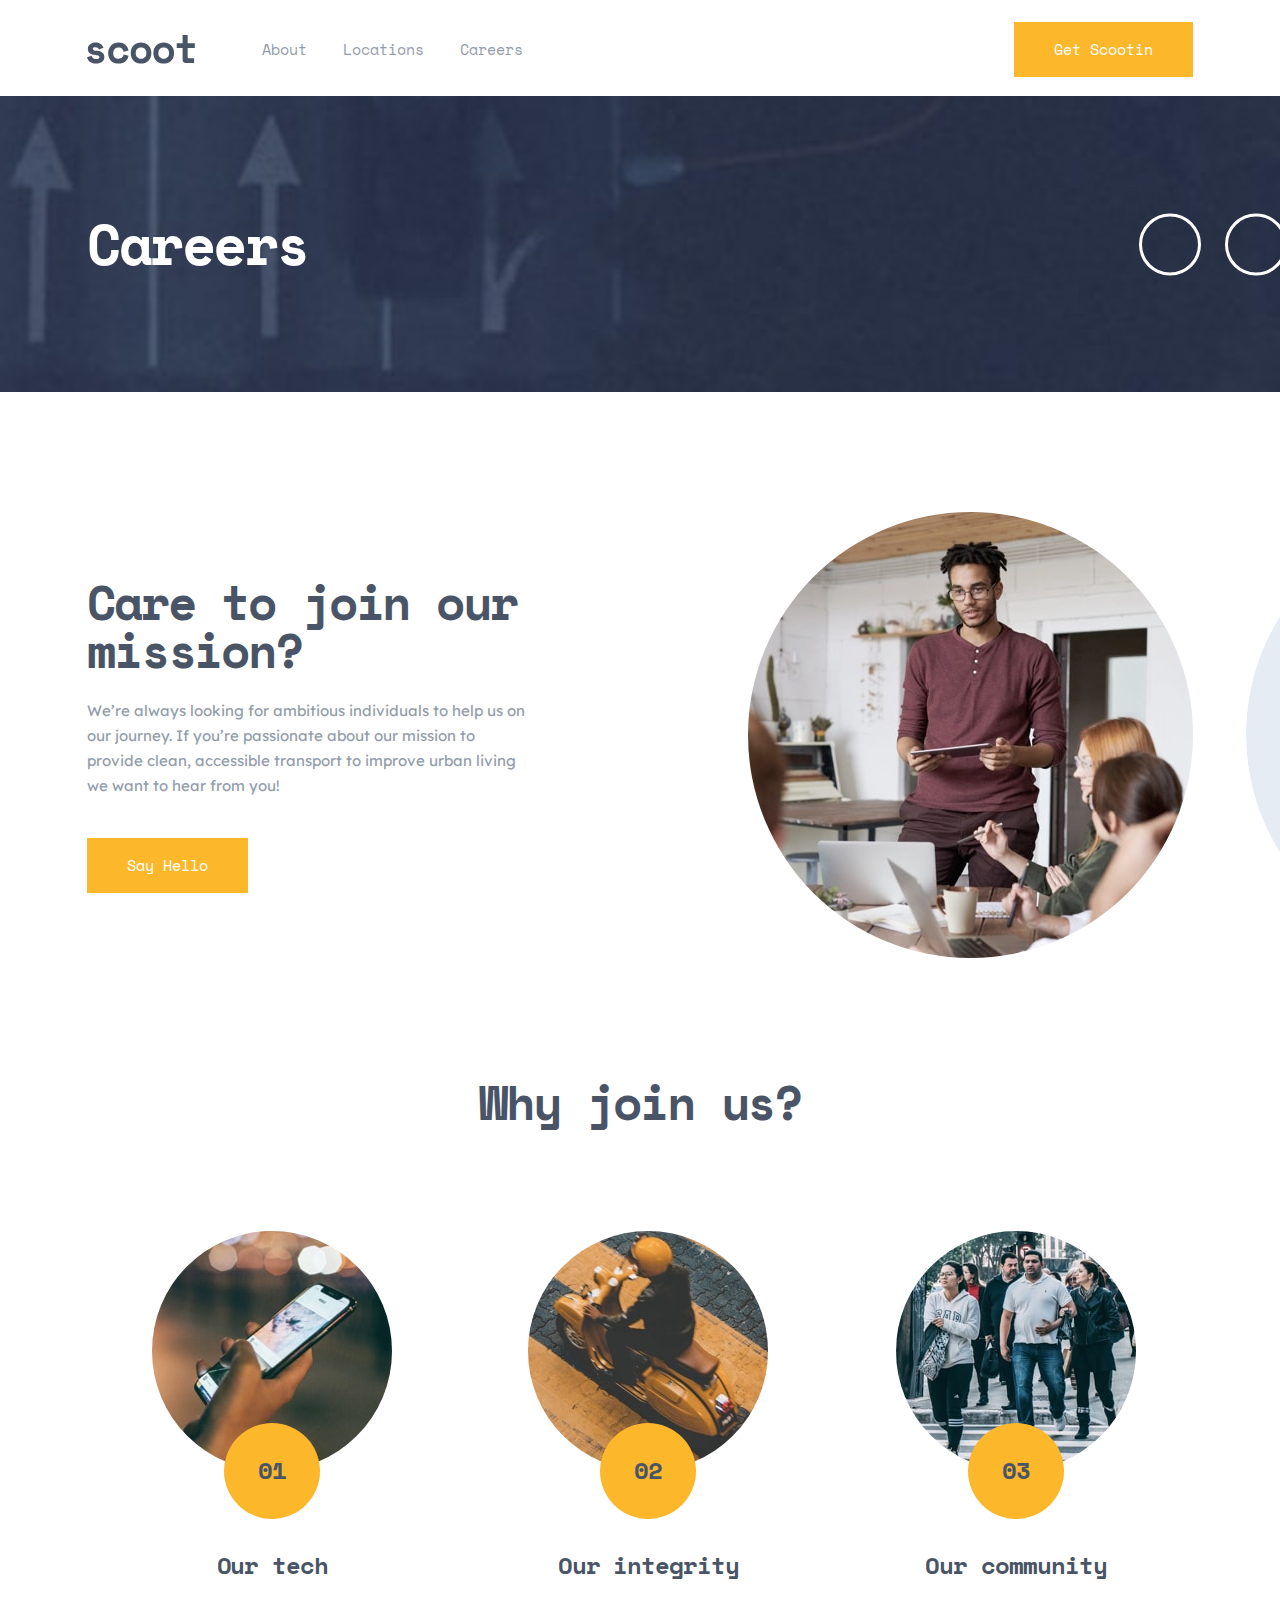
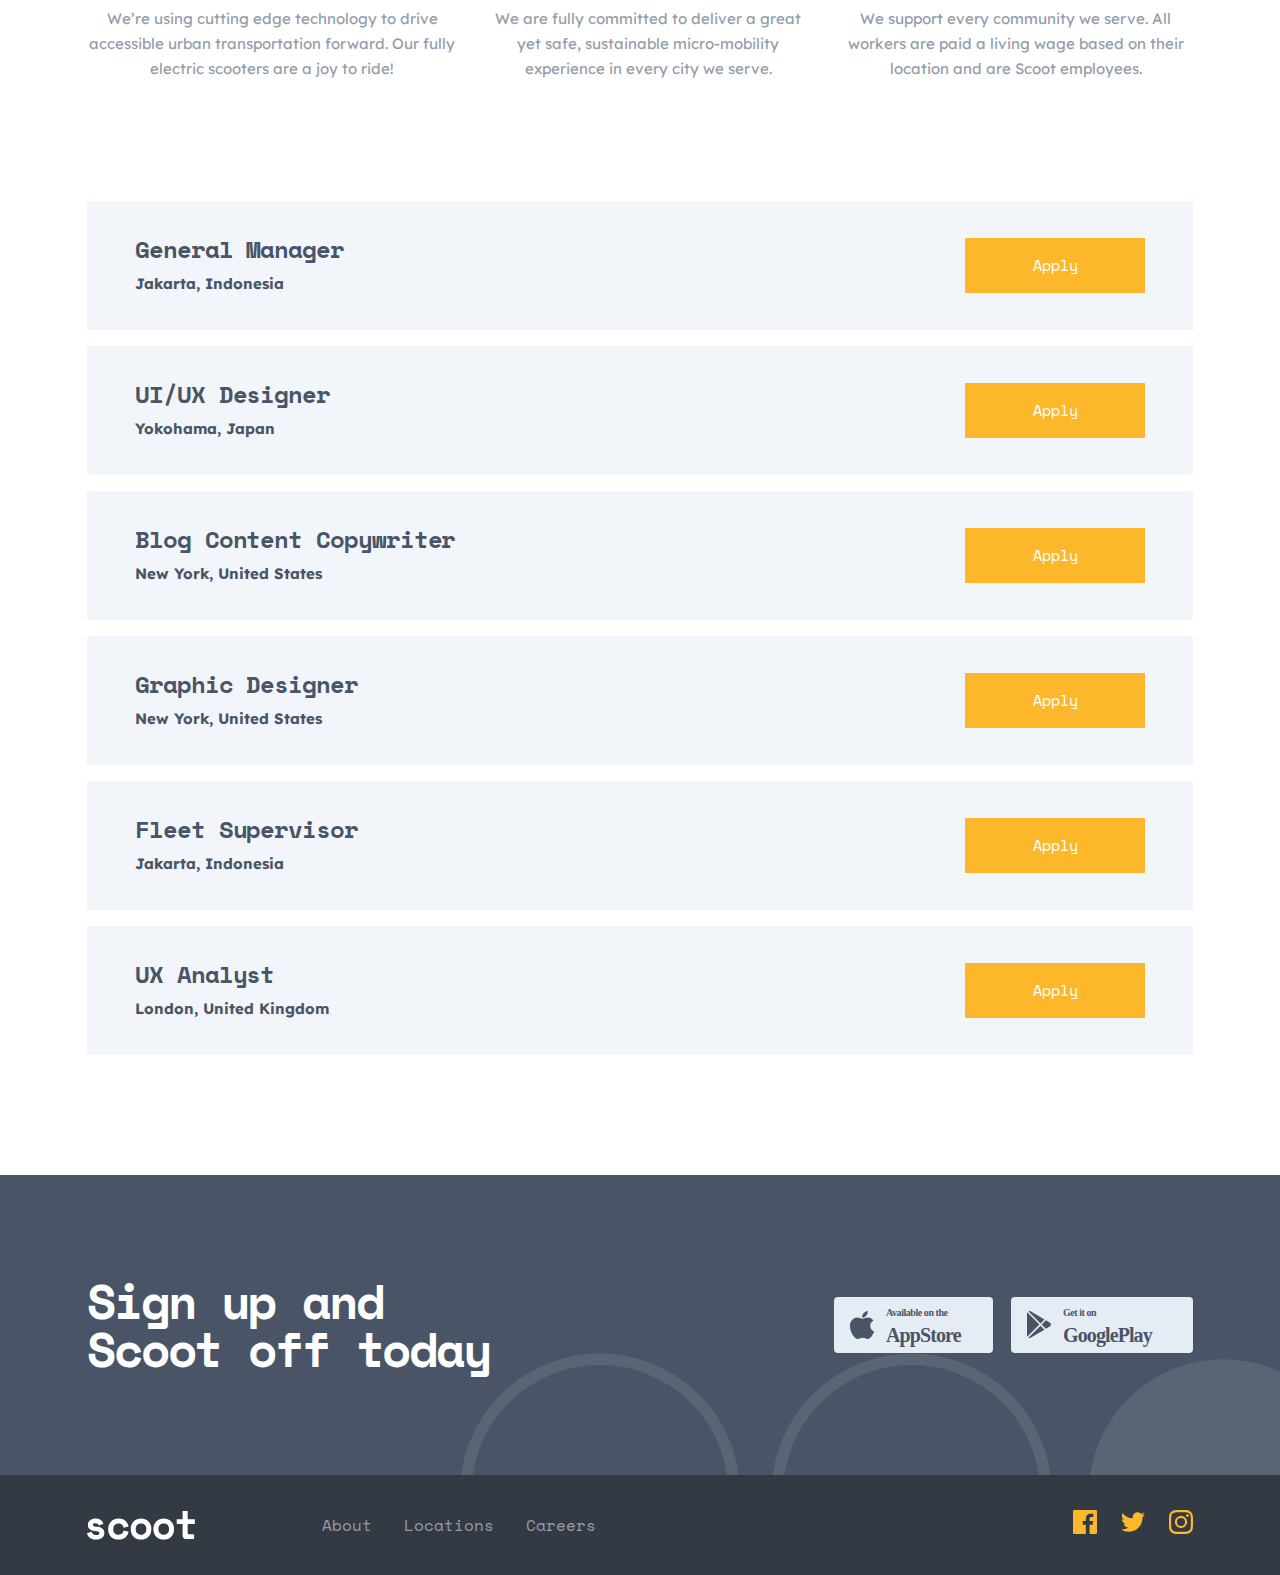
<file: careers.html>
<!DOCTYPE html>
<html lang="en">
  <head>
    <meta charset="UTF-8" />
    <meta name="viewport" content="width=device-width, initial-scale=1.0" />
    <meta name="description" content="Scoot" />
    <meta name="keywords" content="HTML,CSS,JavaScript" />
    <meta name="author" content="Thu Smiley" />
    <meta property="og:image" content="./preview.jpg" />
    <link
      rel="icon"
      type="image/png"
      sizes="32x32"
      href="./assets/favicon.png"
    />
    <link rel="stylesheet" href="./style.css" />
    <title>Scoot | Careers</title>
  </head>
  <body>
    <!-- Header and nav -->
    <header>
      <div class="container">
        <img
          class="menu-open"
          src="./assets/icons/hamburger.svg"
          alt=""
          onclick="openMenu()"
        />
        <img
          class="menu-close"
          src="./assets/icons/close.svg"
          alt=""
          onclick="closeMenu()"
        />
        <a href="./index.html"
          ><img class="logo-header" src="./assets/logo.svg" alt="logo"
        /></a>
        <nav id="header-nav">
          <div class="menu-wrap">
            <a href="./about.html">About</a>
            <a href="./locations.html">Locations</a>
            <a href="./careers.html">Careers</a>
          </div>
          <button><a href="./locations.html"></a>Get Scootin</button>
        </nav>
      </div>
    </header>
    <div class="overlay-menu"></div>
    <!-- Main -->
    <main>
      <!-- Hero section  -->
      <section id="career-hero">
        <div class="container">
          <h1>Careers</h1>
          <img
            src="./assets/patterns/white-circles.svg"
            alt=""
            class="subpage-circles"
          />
      </section>

      <!-- Care to join section  -->
      <section id="mission">
          <svg class="arrow-mission" xmlns="http://www.w3.org/2000/svg" width="741" height="151"><g fill="none" fill-rule="evenodd" stroke="#FCB72B" stroke-linejoin="bevel" stroke-width="15"><path d="M740.969 8H182.854v99.369H6.591"/><path d="M44.64 145.64L6.214 107.214 44.64 68.787"/></g></svg>
        <div class="container">
          <img src="./assets/patterns/circle.svg" alt="" class="mission-circle">
          <img src="./assets/images/join-us.jpg" alt="">
          <div class="mission-detail">
            <h2>Care to join our mission?</h2>
            <p>
              We’re always looking for ambitious individuals to help us on our journey. If you’re passionate about our mission to provide clean, accessible transport to improve urban living we want to hear from you!
            </p>
            <button>Say Hello</button>
          </div>
          </div>
      </section>

      <!-- Why join us  -->
      <section id="values">
        <h2>Why join us?</h2>
        <div class="container">

        <!-- Our tech -->
        <div class="value">
          <img src="./assets/images/our-tech.jpg" alt="">
          <h3>01</h3>
          <h4>Our tech</h4>
          <p>We’re using cutting edge technology to drive accessible urban transportation forward. Our fully electric scooters are a joy to ride!</p>
        </div>
        
        <!-- Our integrity -->
        <div class="value">
          <img src="./assets/images/our-integrity.jpg" alt="">
          <h3>02</h3>
          <h4>Our integrity</h4>
          <p>We are fully committed to deliver a great yet safe, sustainable micro-mobility experience in every city we serve.</p>
        </div>

        <!-- Our community -->
        <div class="value">
          <img src="./assets/images/our-community.jpg" alt="">
          <h3>03</h3>
          <h4>Our community</h4>
          <p>We support every community we serve. All workers are paid a living wage based on their location and are Scoot employees.</p>
        </div>
        </div>
      </section>

      <!-- Jobs  -->
      <section id="jobs">
        <div class="container">
          <div class="job">
            <div class="job-info">
              <h2>General Manager</h2>
              <h3>Jakarta, Indonesia</h3>
            </div>
            <button><a href="./careers.html"></a>Apply</button>
          </div>

          <div class="job">
            <div class="job-info">
              <h2>UI/UX Designer</h2>
              <h3>Yokohama, Japan</h3>
            </div>
            <button><a href="./careers.html"></a>Apply</button>
          </div>

          <div class="job">
            <div class="job-info">
              <h2>Blog Content Copywriter</h2>
              <h3>New York, United States</h3>
            </div>
            <button><a href="./careers.html"></a>Apply</button>
          </div>

          <div class="job">
            <div class="job-info">
              <h2>Graphic Designer</h2>
              <h3>New York, United States</h3>
            </div>
            <button><a href="./careers.html"></a>Apply</button>
          </div>

          <div class="job">
            <div class="job-info">
              <h2>Fleet Supervisor</h2>
              <h3>Jakarta, Indonesia</h3>
            </div>
            <button><a href="./careers.html"></a>Apply</button>
          </div>

          <div class="job">
            <div class="job-info">
              <h2>UX Analyst</h2>
              <h3>London, United Kingdom</h3>
            </div>
            <button><a href="./careers.html"></a>Apply</button>
          </div>

        </div>
      </section>

      <!-- Signup  -->
      <section id="signup">
        <div class="container">
          <h2>Sign up and Scoot off today</h2>
          <div class="download">
            <a href="http://" target="_blank" rel="noopener noreferrer"
              ><img src="./assets/icons/app-store.svg" alt=""
            /></a>
            <a href="http://" target="_blank" rel="noopener noreferrer"
              ><img src="./assets/icons/google-play.svg" alt=""
            /></a>
          </div>
        </div>
      </section>
    </main>

    <!-- Footer  -->
    <footer>
      <div class="container">
        <svg
          class="logo-footer"
          xmlns="http://www.w3.org/2000/svg"
          width="108"
          height="29"
        >
          <path
            fill="#ffffff"
            d="M9.12 28.56c2.613 0 4.64-.587 6.08-1.76 1.44-1.173 2.16-2.747 2.16-4.72v-.24c0-1.787-.64-3.18-1.92-4.18-1.28-1-2.933-1.607-4.96-1.82-1.76-.187-2.973-.42-3.64-.7-.667-.28-1-.74-1-1.38 0-.453.213-.833.64-1.14.427-.307 1.067-.46 1.92-.46.933 0 1.693.207 2.28.62.587.413 1 .98 1.24 1.7l4.56-1.84a8.834 8.834 0 00-.92-1.74c-.4-.6-.92-1.147-1.56-1.64-.64-.493-1.42-.893-2.34-1.2-.92-.307-2.007-.46-3.26-.46-.96 0-1.893.133-2.8.4a7.473 7.473 0 00-2.4 1.18 6.193 6.193 0 00-1.68 1.9c-.427.747-.64 1.613-.64 2.6v.24c0 1.893.66 3.327 1.98 4.3 1.32.973 3.1 1.553 5.34 1.74.827.08 1.513.187 2.06.32.547.133.98.3 1.3.5.32.2.54.413.66.64.12.227.18.473.18.74 0 .453-.233.873-.7 1.26-.467.387-1.327.58-2.58.58-1.413 0-2.46-.32-3.14-.96-.68-.64-1.127-1.387-1.34-2.24L0 22.32c.133.693.393 1.407.78 2.14.387.733.94 1.4 1.66 2 .72.6 1.627 1.1 2.72 1.5 1.093.4 2.413.6 3.96.6zm22.454 0c2.827 0 5.087-.72 6.78-2.16 1.694-1.44 2.767-3.333 3.22-5.68l-4.96-1.24c-.24 1.307-.766 2.347-1.58 3.12-.813.773-1.993 1.16-3.54 1.16-.72 0-1.4-.113-2.04-.34a4.704 4.704 0 01-1.68-1.02c-.48-.453-.86-1.02-1.14-1.7-.28-.68-.42-1.46-.42-2.34v-.24c0-.88.14-1.673.42-2.38.28-.707.66-1.307 1.14-1.8a5.005 5.005 0 011.68-1.14 5.25 5.25 0 012.04-.4c1.547 0 2.747.427 3.6 1.28.854.853 1.36 1.867 1.52 3.04l4.96-1.28c-.453-2.347-1.54-4.24-3.26-5.68-1.72-1.44-3.966-2.16-6.74-2.16-1.44 0-2.793.24-4.06.72a9.726 9.726 0 00-3.32 2.08c-.946.907-1.686 2-2.22 3.28-.533 1.28-.8 2.72-.8 4.32v.48c0 1.6.267 3.027.8 4.28.534 1.253 1.267 2.307 2.2 3.16.934.853 2.034 1.507 3.3 1.96 1.267.453 2.634.68 4.1.68zm22.455 0c1.36 0 2.66-.227 3.9-.68a9.997 9.997 0 003.3-1.98c.96-.867 1.72-1.933 2.28-3.2.56-1.267.84-2.727.84-4.38v-.48c0-1.627-.28-3.073-.84-4.34-.56-1.267-1.32-2.34-2.28-3.22a9.827 9.827 0 00-3.3-2c-1.24-.453-2.54-.68-3.9-.68-1.36 0-2.66.227-3.9.68a9.827 9.827 0 00-3.3 2c-.96.88-1.72 1.953-2.28 3.22-.56 1.267-.84 2.713-.84 4.34v.48c0 1.653.28 3.113.84 4.38.56 1.267 1.32 2.333 2.28 3.2a9.997 9.997 0 003.3 1.98c1.24.453 2.54.68 3.9.68zm0-4.8c-.72 0-1.4-.12-2.04-.36-.64-.24-1.2-.587-1.68-1.04a4.911 4.911 0 01-1.14-1.66c-.28-.653-.42-1.393-.42-2.22v-.8c0-.827.14-1.567.42-2.22.28-.653.66-1.207 1.14-1.66.48-.453 1.04-.8 1.68-1.04.64-.24 1.32-.36 2.04-.36s1.4.12 2.04.36c.64.24 1.2.587 1.68 1.04.48.453.86 1.007 1.14 1.66.28.653.42 1.393.42 2.22v.8c0 .827-.14 1.567-.42 2.22a4.911 4.911 0 01-1.14 1.66c-.48.453-1.04.8-1.68 1.04-.64.24-1.32.36-2.04.36zm22.694 4.8c1.36 0 2.66-.227 3.9-.68a9.997 9.997 0 003.3-1.98c.96-.867 1.72-1.933 2.28-3.2.56-1.267.84-2.727.84-4.38v-.48c0-1.627-.28-3.073-.84-4.34-.56-1.267-1.32-2.34-2.28-3.22a9.827 9.827 0 00-3.3-2c-1.24-.453-2.54-.68-3.9-.68-1.36 0-2.66.227-3.9.68a9.827 9.827 0 00-3.3 2c-.96.88-1.72 1.953-2.28 3.22-.56 1.267-.84 2.713-.84 4.34v.48c0 1.653.28 3.113.84 4.38.56 1.267 1.32 2.333 2.28 3.2a9.997 9.997 0 003.3 1.98c1.24.453 2.54.68 3.9.68zm0-4.8c-.72 0-1.4-.12-2.04-.36-.64-.24-1.2-.587-1.68-1.04a4.911 4.911 0 01-1.14-1.66c-.28-.653-.42-1.393-.42-2.22v-.8c0-.827.14-1.567.42-2.22.28-.653.66-1.207 1.14-1.66.48-.453 1.04-.8 1.68-1.04.64-.24 1.32-.36 2.04-.36s1.4.12 2.04.36c.64.24 1.2.587 1.68 1.04.48.453.86 1.007 1.14 1.66.28.653.42 1.393.42 2.22v.8c0 .827-.14 1.567-.42 2.22a4.911 4.911 0 01-1.14 1.66c-.48.453-1.04.8-1.68 1.04-.64.24-1.32.36-2.04.36zM107.097 28v-4.8h-5.36c-.72 0-1.08-.4-1.08-1.2v-9.04h7.16v-4.8h-7.16V0h-5.04v8.16h-5.88v4.8h5.88v11.92c0 .907.287 1.653.86 2.24.573.587 1.313.88 2.22.88h8.4z"
          />
        </svg>
        <div class="footer-wrap">
        <div class="footer-nav">
          <a href="./about.html">About</a>
          <a href="./locations.html">Locations</a>
          <a href="./careers.html">Careers</a>
        </div>
        <div class="socials">
          <a href="./" target="_blank"
            ><svg xmlns="http://www.w3.org/2000/svg" width="24" height="24">
              <path
                fill="#FCB72B"
                d="M22.675 0H1.325C.593 0 0 .593 0 1.325v21.351C0 23.407.593 24 1.325 24H12.82v-9.294H9.692v-3.622h3.128V8.413c0-3.1 1.893-4.788 4.659-4.788 1.325 0 2.463.099 2.795.143v3.24l-1.918.001c-1.504 0-1.795.715-1.795 1.763v2.313h3.587l-.467 3.622h-3.12V24h6.116c.73 0 1.323-.593 1.323-1.325V1.325C24 .593 23.407 0 22.675 0z"
              /></svg
          ></a>
          <a href="./" target="_blank"
            ><svg xmlns="http://www.w3.org/2000/svg" width="24" height="20">
              <path
                fill="#FCB72B"
                d="M24 2.557a9.83 9.83 0 01-2.828.775A4.932 4.932 0 0023.337.608a9.864 9.864 0 01-3.127 1.195A4.916 4.916 0 0016.616.248c-3.179 0-5.515 2.966-4.797 6.045A13.978 13.978 0 011.671 1.149a4.93 4.93 0 001.523 6.574 4.903 4.903 0 01-2.229-.616c-.054 2.281 1.581 4.415 3.949 4.89a4.935 4.935 0 01-2.224.084 4.928 4.928 0 004.6 3.419A9.9 9.9 0 010 17.54a13.94 13.94 0 007.548 2.212c9.142 0 14.307-7.721 13.995-14.646A10.025 10.025 0 0024 2.557z"
              /></svg
          ></a>
          <a href="./" target="_blank"
            ><svg xmlns="http://www.w3.org/2000/svg" width="24" height="24">
              <path
                fill="#FCB72B"
                d="M12 2.163c3.204 0 3.584.012 4.85.07 3.252.148 4.771 1.691 4.919 4.919.058 1.265.069 1.645.069 4.849 0 3.205-.012 3.584-.069 4.849-.149 3.225-1.664 4.771-4.919 4.919-1.266.058-1.644.07-4.85.07-3.204 0-3.584-.012-4.849-.07-3.26-.149-4.771-1.699-4.919-4.92-.058-1.265-.07-1.644-.07-4.849 0-3.204.013-3.583.07-4.849.149-3.227 1.664-4.771 4.919-4.919 1.266-.057 1.645-.069 4.849-.069zM12 0C8.741 0 8.333.014 7.053.072 2.695.272.273 2.69.073 7.052.014 8.333 0 8.741 0 12c0 3.259.014 3.668.072 4.948.2 4.358 2.618 6.78 6.98 6.98C8.333 23.986 8.741 24 12 24c3.259 0 3.668-.014 4.948-.072 4.354-.2 6.782-2.618 6.979-6.98.059-1.28.073-1.689.073-4.948 0-3.259-.014-3.667-.072-4.947-.196-4.354-2.617-6.78-6.979-6.98C15.668.014 15.259 0 12 0zm0 5.838a6.162 6.162 0 100 12.324 6.162 6.162 0 000-12.324zM12 16a4 4 0 110-8 4 4 0 010 8zm6.406-11.845a1.44 1.44 0 100 2.881 1.44 1.44 0 000-2.881z"
              /></svg
          ></a>
        </div></div>
      </div>
    </footer>
    <script src="./script.js"></script>
  </body>
</html>
</file>
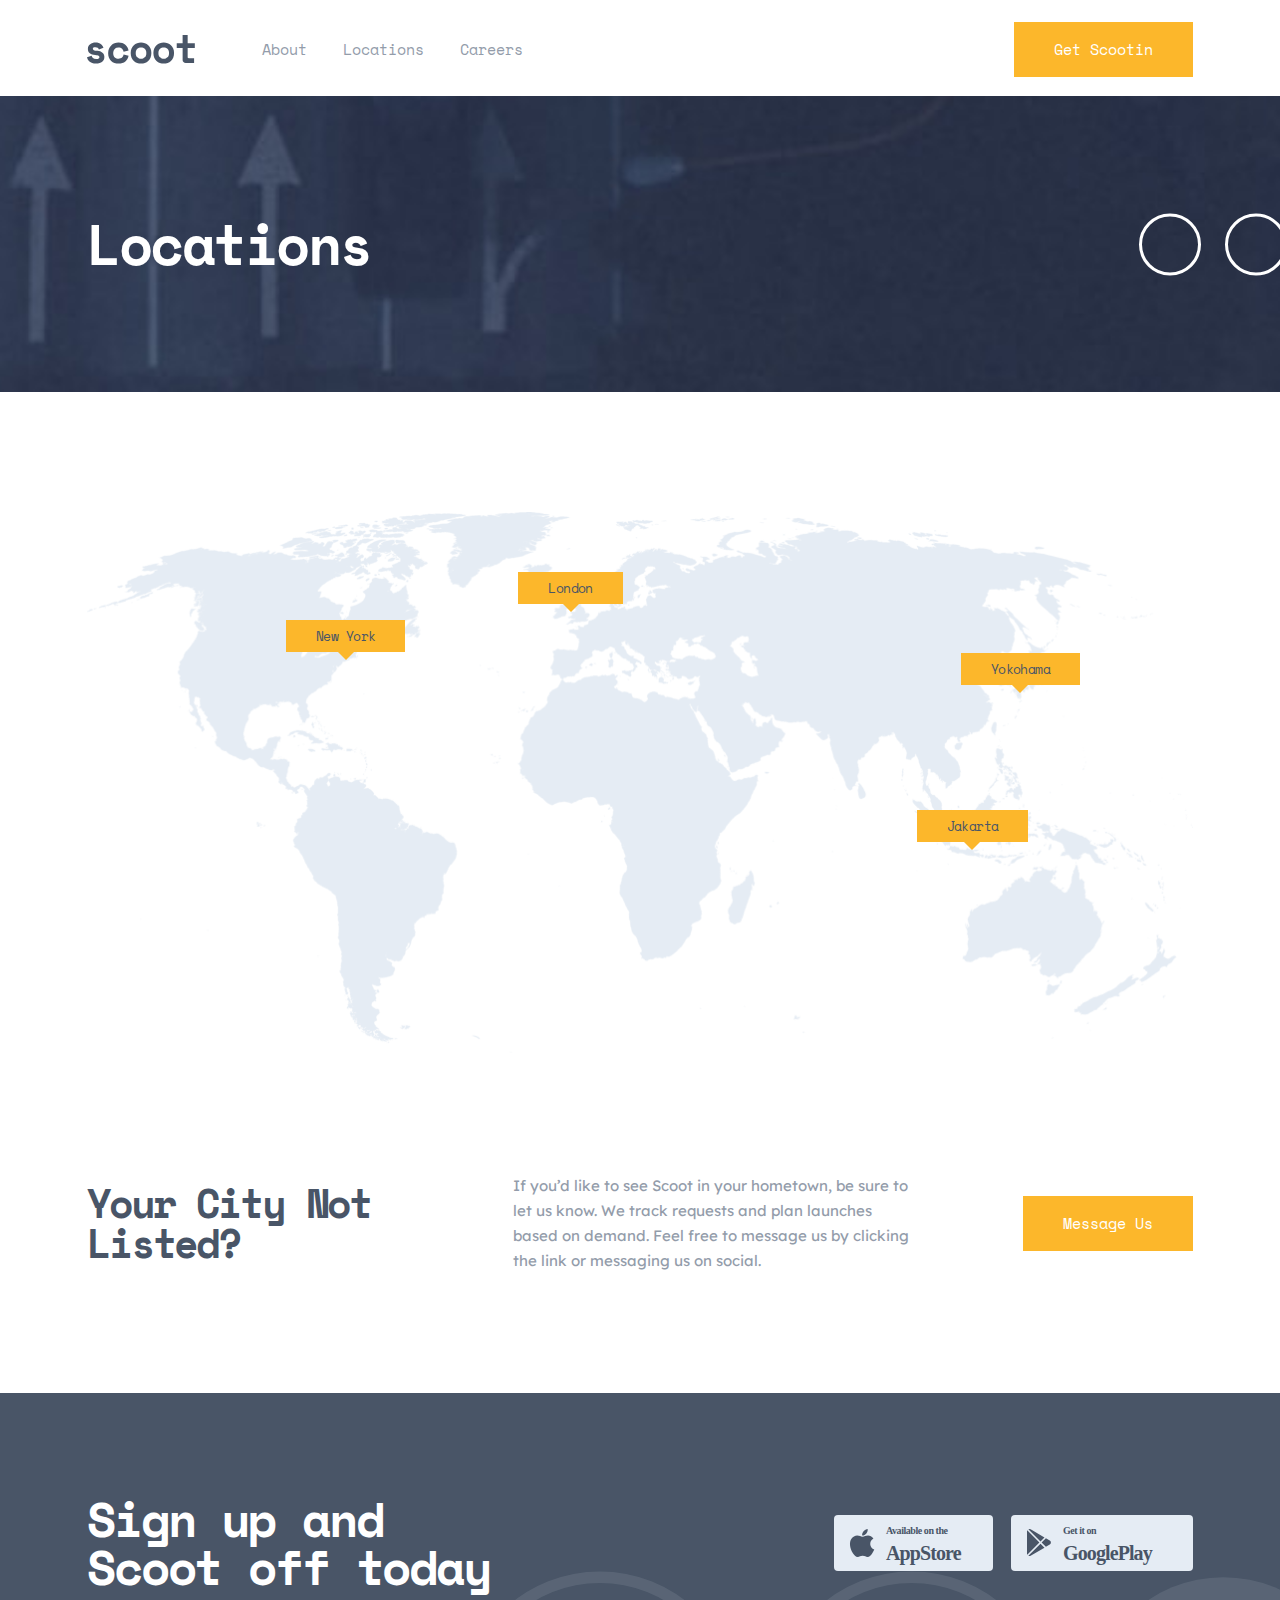
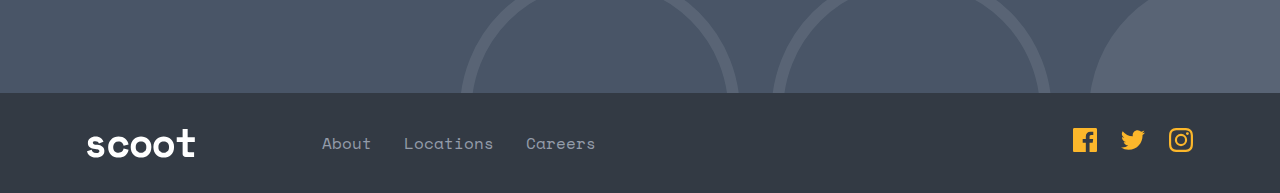
<file: locations.html>
<!DOCTYPE html>
<html lang="en">
  <head>
    <meta charset="UTF-8" />
    <meta name="viewport" content="width=device-width, initial-scale=1.0" />
    <meta name="description" content="Scoot" />
    <meta name="keywords" content="HTML,CSS,JavaScript" />
    <meta name="author" content="Thu Smiley" />
    <meta property="og:image" content="./preview.jpg" />
    <link
      rel="icon"
      type="image/png"
      sizes="32x32"
      href="./assets/favicon.png"
    />
    <link rel="stylesheet" href="./style.css" />
    <title>Scoot | Locations</title>
  </head>
  <body>
    <!-- Header and nav -->
    <header>
      <div class="container">
        <img
          class="menu-open"
          src="./assets/icons/hamburger.svg"
          alt=""
          onclick="openMenu()"
        />
        <img
          class="menu-close"
          src="./assets/icons/close.svg"
          alt=""
          onclick="closeMenu()"
        />
        <a href="./index.html"
          ><img class="logo-header" src="./assets/logo.svg" alt="logo"
        /></a>
        <nav id="header-nav">
          <div class="menu-wrap">
            <a href="./about.html">About</a>
            <a href="./locations.html">Locations</a>
            <a href="./careers.html">Careers</a>
          </div>
          <button><a href="./locations.html"></a>Get Scootin</button>
        </nav>
      </div>
    </header>
    <div class="overlay-menu"></div>
    <!-- Main -->
    <main>
      <!-- Hero section  -->
      <section id="locations-hero">
        <div class="container">
          <h1>Locations</h1>
           <img
            src="./assets/patterns/white-circles.svg"
            alt=""
            class="subpage-circles"
          />
      </section>

      <!-- Maps  -->
      <section id="maps">
          <div class="container">
            <picture>
                <source media="(min-width: 1201px)" srcset="./assets/images/world-map-desktop.png" />
                <source media="(min-width: 481px)" srcset="./assets/images/world-map-tablet.png" />
              <img src="./assets/images/world-map-mobile.png" alt="">
            </picture>
            <div class="cities">
              <div class="city newyork">New York</div>
              <div class="city london">London</div>
              <div class="city jakarta">Jakarta</div>
              <div class="city yokohama">Yokohama</div>
            </div>
          </div>
      </section>

      <!-- Your city not listed  -->
      <section id="listed">
        <div class="container">
          <h2>Your City Not Listed?</h2>
          <p>If you’d like to see Scoot in your hometown, be sure to let us know. We track requests and plan launches based on demand. Feel free to message us by clicking the link or messaging us on social.</p>
          <button><a href="./locations.html"></a>Message Us</button>
        </div>
      </section>

      <!-- Signup  -->
      <section id="signup">
        <div class="container">
          <h2>Sign up and Scoot off today</h2>
          <div class="download">
            <a href="http://" target="_blank" rel="noopener noreferrer"
              ><img src="./assets/icons/app-store.svg" alt=""
            /></a>
            <a href="http://" target="_blank" rel="noopener noreferrer"
              ><img src="./assets/icons/google-play.svg" alt=""
            /></a>
          </div>
        </div>
      </section>
    </main>

    <!-- Footer  -->
    <footer>
      <div class="container">
        <svg
          class="logo-footer"
          xmlns="http://www.w3.org/2000/svg"
          width="108"
          height="29"
        >
          <path
            fill="#ffffff"
            d="M9.12 28.56c2.613 0 4.64-.587 6.08-1.76 1.44-1.173 2.16-2.747 2.16-4.72v-.24c0-1.787-.64-3.18-1.92-4.18-1.28-1-2.933-1.607-4.96-1.82-1.76-.187-2.973-.42-3.64-.7-.667-.28-1-.74-1-1.38 0-.453.213-.833.64-1.14.427-.307 1.067-.46 1.92-.46.933 0 1.693.207 2.28.62.587.413 1 .98 1.24 1.7l4.56-1.84a8.834 8.834 0 00-.92-1.74c-.4-.6-.92-1.147-1.56-1.64-.64-.493-1.42-.893-2.34-1.2-.92-.307-2.007-.46-3.26-.46-.96 0-1.893.133-2.8.4a7.473 7.473 0 00-2.4 1.18 6.193 6.193 0 00-1.68 1.9c-.427.747-.64 1.613-.64 2.6v.24c0 1.893.66 3.327 1.98 4.3 1.32.973 3.1 1.553 5.34 1.74.827.08 1.513.187 2.06.32.547.133.98.3 1.3.5.32.2.54.413.66.64.12.227.18.473.18.74 0 .453-.233.873-.7 1.26-.467.387-1.327.58-2.58.58-1.413 0-2.46-.32-3.14-.96-.68-.64-1.127-1.387-1.34-2.24L0 22.32c.133.693.393 1.407.78 2.14.387.733.94 1.4 1.66 2 .72.6 1.627 1.1 2.72 1.5 1.093.4 2.413.6 3.96.6zm22.454 0c2.827 0 5.087-.72 6.78-2.16 1.694-1.44 2.767-3.333 3.22-5.68l-4.96-1.24c-.24 1.307-.766 2.347-1.58 3.12-.813.773-1.993 1.16-3.54 1.16-.72 0-1.4-.113-2.04-.34a4.704 4.704 0 01-1.68-1.02c-.48-.453-.86-1.02-1.14-1.7-.28-.68-.42-1.46-.42-2.34v-.24c0-.88.14-1.673.42-2.38.28-.707.66-1.307 1.14-1.8a5.005 5.005 0 011.68-1.14 5.25 5.25 0 012.04-.4c1.547 0 2.747.427 3.6 1.28.854.853 1.36 1.867 1.52 3.04l4.96-1.28c-.453-2.347-1.54-4.24-3.26-5.68-1.72-1.44-3.966-2.16-6.74-2.16-1.44 0-2.793.24-4.06.72a9.726 9.726 0 00-3.32 2.08c-.946.907-1.686 2-2.22 3.28-.533 1.28-.8 2.72-.8 4.32v.48c0 1.6.267 3.027.8 4.28.534 1.253 1.267 2.307 2.2 3.16.934.853 2.034 1.507 3.3 1.96 1.267.453 2.634.68 4.1.68zm22.455 0c1.36 0 2.66-.227 3.9-.68a9.997 9.997 0 003.3-1.98c.96-.867 1.72-1.933 2.28-3.2.56-1.267.84-2.727.84-4.38v-.48c0-1.627-.28-3.073-.84-4.34-.56-1.267-1.32-2.34-2.28-3.22a9.827 9.827 0 00-3.3-2c-1.24-.453-2.54-.68-3.9-.68-1.36 0-2.66.227-3.9.68a9.827 9.827 0 00-3.3 2c-.96.88-1.72 1.953-2.28 3.22-.56 1.267-.84 2.713-.84 4.34v.48c0 1.653.28 3.113.84 4.38.56 1.267 1.32 2.333 2.28 3.2a9.997 9.997 0 003.3 1.98c1.24.453 2.54.68 3.9.68zm0-4.8c-.72 0-1.4-.12-2.04-.36-.64-.24-1.2-.587-1.68-1.04a4.911 4.911 0 01-1.14-1.66c-.28-.653-.42-1.393-.42-2.22v-.8c0-.827.14-1.567.42-2.22.28-.653.66-1.207 1.14-1.66.48-.453 1.04-.8 1.68-1.04.64-.24 1.32-.36 2.04-.36s1.4.12 2.04.36c.64.24 1.2.587 1.68 1.04.48.453.86 1.007 1.14 1.66.28.653.42 1.393.42 2.22v.8c0 .827-.14 1.567-.42 2.22a4.911 4.911 0 01-1.14 1.66c-.48.453-1.04.8-1.68 1.04-.64.24-1.32.36-2.04.36zm22.694 4.8c1.36 0 2.66-.227 3.9-.68a9.997 9.997 0 003.3-1.98c.96-.867 1.72-1.933 2.28-3.2.56-1.267.84-2.727.84-4.38v-.48c0-1.627-.28-3.073-.84-4.34-.56-1.267-1.32-2.34-2.28-3.22a9.827 9.827 0 00-3.3-2c-1.24-.453-2.54-.68-3.9-.68-1.36 0-2.66.227-3.9.68a9.827 9.827 0 00-3.3 2c-.96.88-1.72 1.953-2.28 3.22-.56 1.267-.84 2.713-.84 4.34v.48c0 1.653.28 3.113.84 4.38.56 1.267 1.32 2.333 2.28 3.2a9.997 9.997 0 003.3 1.98c1.24.453 2.54.68 3.9.68zm0-4.8c-.72 0-1.4-.12-2.04-.36-.64-.24-1.2-.587-1.68-1.04a4.911 4.911 0 01-1.14-1.66c-.28-.653-.42-1.393-.42-2.22v-.8c0-.827.14-1.567.42-2.22.28-.653.66-1.207 1.14-1.66.48-.453 1.04-.8 1.68-1.04.64-.24 1.32-.36 2.04-.36s1.4.12 2.04.36c.64.24 1.2.587 1.68 1.04.48.453.86 1.007 1.14 1.66.28.653.42 1.393.42 2.22v.8c0 .827-.14 1.567-.42 2.22a4.911 4.911 0 01-1.14 1.66c-.48.453-1.04.8-1.68 1.04-.64.24-1.32.36-2.04.36zM107.097 28v-4.8h-5.36c-.72 0-1.08-.4-1.08-1.2v-9.04h7.16v-4.8h-7.16V0h-5.04v8.16h-5.88v4.8h5.88v11.92c0 .907.287 1.653.86 2.24.573.587 1.313.88 2.22.88h8.4z"
          />
        </svg>
        <div class="footer-wrap">
        <div class="footer-nav">
          <a href="./about.html">About</a>
          <a href="./locations.html">Locations</a>
          <a href="./careers.html">Careers</a>
        </div>
        <div class="socials">
          <a href="./" target="_blank"
            ><svg xmlns="http://www.w3.org/2000/svg" width="24" height="24">
              <path
                fill="#FCB72B"
                d="M22.675 0H1.325C.593 0 0 .593 0 1.325v21.351C0 23.407.593 24 1.325 24H12.82v-9.294H9.692v-3.622h3.128V8.413c0-3.1 1.893-4.788 4.659-4.788 1.325 0 2.463.099 2.795.143v3.24l-1.918.001c-1.504 0-1.795.715-1.795 1.763v2.313h3.587l-.467 3.622h-3.12V24h6.116c.73 0 1.323-.593 1.323-1.325V1.325C24 .593 23.407 0 22.675 0z"
              /></svg
          ></a>
          <a href="./" target="_blank"
            ><svg xmlns="http://www.w3.org/2000/svg" width="24" height="20">
              <path
                fill="#FCB72B"
                d="M24 2.557a9.83 9.83 0 01-2.828.775A4.932 4.932 0 0023.337.608a9.864 9.864 0 01-3.127 1.195A4.916 4.916 0 0016.616.248c-3.179 0-5.515 2.966-4.797 6.045A13.978 13.978 0 011.671 1.149a4.93 4.93 0 001.523 6.574 4.903 4.903 0 01-2.229-.616c-.054 2.281 1.581 4.415 3.949 4.89a4.935 4.935 0 01-2.224.084 4.928 4.928 0 004.6 3.419A9.9 9.9 0 010 17.54a13.94 13.94 0 007.548 2.212c9.142 0 14.307-7.721 13.995-14.646A10.025 10.025 0 0024 2.557z"
              /></svg
          ></a>
          <a href="./" target="_blank"
            ><svg xmlns="http://www.w3.org/2000/svg" width="24" height="24">
              <path
                fill="#FCB72B"
                d="M12 2.163c3.204 0 3.584.012 4.85.07 3.252.148 4.771 1.691 4.919 4.919.058 1.265.069 1.645.069 4.849 0 3.205-.012 3.584-.069 4.849-.149 3.225-1.664 4.771-4.919 4.919-1.266.058-1.644.07-4.85.07-3.204 0-3.584-.012-4.849-.07-3.26-.149-4.771-1.699-4.919-4.92-.058-1.265-.07-1.644-.07-4.849 0-3.204.013-3.583.07-4.849.149-3.227 1.664-4.771 4.919-4.919 1.266-.057 1.645-.069 4.849-.069zM12 0C8.741 0 8.333.014 7.053.072 2.695.272.273 2.69.073 7.052.014 8.333 0 8.741 0 12c0 3.259.014 3.668.072 4.948.2 4.358 2.618 6.78 6.98 6.98C8.333 23.986 8.741 24 12 24c3.259 0 3.668-.014 4.948-.072 4.354-.2 6.782-2.618 6.979-6.98.059-1.28.073-1.689.073-4.948 0-3.259-.014-3.667-.072-4.947-.196-4.354-2.617-6.78-6.979-6.98C15.668.014 15.259 0 12 0zm0 5.838a6.162 6.162 0 100 12.324 6.162 6.162 0 000-12.324zM12 16a4 4 0 110-8 4 4 0 010 8zm6.406-11.845a1.44 1.44 0 100 2.881 1.44 1.44 0 000-2.881z"
              /></svg
          ></a>
        </div></div>
      </div>
    </footer>
    <script src="./script.js"></script>
  </body>
</html>
</file>
<file: style.css>
@import url("https://fonts.googleapis.com/css2?family=Lexend+Deca&family=Space+Mono:wght@700&display=swap");
* {
  box-sizing: border-box;
  margin: 0;
  padding: 0;
}

body {
  font-family: "Lexend Deca", sans-serif;
  color: #939CAA;
  scroll-behavior: smooth;
}

h1, h2, h3, h4, h5, h6, button, a {
  font-family: "Space Mono", monospace;
  color: #495567;
}

h1 {
  font-size: 40px;
  line-height: 40px;
  letter-spacing: -1.79px;
}

p {
  font-size: 15px;
  line-height: 25px;
}

button, a, svg {
  cursor: pointer;
  transition: 0.3s;
}

button {
  background-color: #FCB72B;
  border: 1px solid #FCB72B;
  padding: 14px 39px;
  color: white;
  font-size: 15px;
  line-height: 25px;
}

button:hover {
  background-color: transparent;
  border: 1px solid #FCB72B;
  color: #FCB72B;
}

a {
  text-decoration: none;
}

img {
  max-width: 100%;
  display: block;
}

.container {
  width: 100%;
  padding-left: calc(8px + 1.5625vw);
  padding-right: calc(8px + 1.5625vw);
  margin-left: auto;
  margin-right: auto;
}

@media screen and (min-width: 1201px) {
  .container {
    max-width: 1106px;
    padding-left: 0;
    padding-right: 0;
  }
}
header {
  position: fixed;
  z-index: 2;
  background-color: #fff;
  width: 100%;
  height: 64px;
  transition: ease 0.3s;
}

header .container {
  display: flex;
  justify-content: center;
  align-items: center;
  position: relative;
  margin: 22px 0;
}

#header-nav, .menu-close {
  display: none;
}

#header-nav {
  z-index: 3;
  top: 42px;
  left: 0;
  background-color: #333a44;
  height: 100vh;
  width: 70%;
  position: absolute;
  padding-top: 64px;
  padding-left: calc(8px + 1.5625vw);
  flex-direction: column;
  align-items: flex-start;
  justify-content: flex-start;
}

.menu-wrap a {
  color: #E5ECF4;
  font-size: 18px;
  line-height: 25px;
  display: block;
}

.menu-wrap a:not(:last-child) {
  margin-bottom: 24px;
}

.menu-wrap a:hover {
  color: #FCB72B;
}

#header-nav button {
  position: absolute;
  bottom: 100px;
  left: calc(8px + 1.5625vw);
}

.menu-open, .menu-close {
  cursor: pointer;
  position: absolute;
  left: calc(8px + 1.5625vw);
  margin-top: 2px;
}

.logo-header {
  width: 75.5px;
}

.overlay-menu {
  position: fixed;
  content: "";
  top: 0;
  left: 0;
  width: 0;
  height: 100vh;
  background-color: rgba(0, 0, 0, 0.75);
  z-index: 1;
}

@media screen and (min-width: 481px) {
  header {
    height: 96px;
  }
  header .container {
    margin: 22px 0;
  }
  .menu-close, .menu-open {
    display: none;
  }
  #header-nav {
    display: flex;
    flex-direction: row;
    position: relative;
    background-color: transparent;
    left: unset;
    top: unset;
    height: auto;
    padding: 0;
    justify-content: space-between;
    align-items: center;
    width: 100%;
  }
  #header-nav button {
    position: relative;
    bottom: unset;
    left: unset;
  }
  .menu-wrap, #header-nav button {
    width: -moz-fit-content;
    width: fit-content;
  }
  .menu-wrap a {
    display: inline;
    color: #939CAA;
    font-size: 15px;
  }
  .menu-wrap a:not(:last-child) {
    margin-bottom: 0;
    margin-right: 32px;
  }
  .logo-header {
    width: 108px;
    margin-right: 100px;
  }
}
@media screen and (min-width: 1201px) {
  header .container {
    margin: 22px auto;
  }
}
#hero {
  color: white;
  text-align: center;
  background-image: url("./assets/images/home-hero-mobile.jpg");
  background-repeat: no-repeat;
  background-size: cover;
  background-position: top center;
  position: relative;
  overflow: hidden;
}

#hero .container {
  padding-top: 179px;
  padding-bottom: 179px;
}

h1 {
  color: white;
}

#hero p {
  margin: 24px 0 34px;
}

.hero-arrow {
  position: absolute;
  bottom: 34px;
  left: -250px;
}

.hero-circles, .hero-line {
  display: none;
}

.hero-arrow path, .arrow-telemetry path, .arrow-near-you path, .arrow-payments path, .arrow-mobility path, .arrow-better-living path, .arrow-mission path {
  stroke-dasharray: 1000;
  stroke-dashoffset: 1000;
  animation: dash 2s linear infinite;
}

@keyframes dash {
  from {
    stroke-dashoffset: 822;
  }
  to {
    stroke-dashoffset: 0;
  }
}
@media screen and (min-width: 481px) {
  #hero {
    background-image: url("./assets/images/home-hero-tablet.jpg");
  }
  #hero .container {
    padding-top: 233px;
    padding-bottom: 217px;
  }
  h1 {
    font-size: 56px;
    line-height: 56px;
    letter-spacing: -2.5px;
  }
  #hero h1 {
    max-width: 15ch;
    margin: auto;
  }
  #hero p {
    margin: 24px auto 32px;
    max-width: 62ch;
  }
  .hero-arrow {
    left: -170px;
  }
  .hero-circles {
    display: block;
    position: absolute;
    bottom: 45px;
    right: -30px;
  }
}
@media screen and (min-width: 1201px) {
  #hero {
    background-image: url("./assets/images/home-hero-desktop.jpg");
  }
  #hero .container {
    padding-top: 249px;
    padding-bottom: 152px;
    position: relative;
  }
  #hero h1 {
    text-align: left;
    margin-left: 0;
  }
  #hero p {
    max-width: 42ch;
    margin: 40px 0 40px 90px;
    text-align: justify;
  }
  #hero button {
    float: left;
    margin-left: 90px;
  }
  .hero-line {
    display: block;
    position: absolute;
    top: 64%;
    left: -180px;
  }
  .hero-arrow {
    top: 64%;
    left: 530px;
  }
  .hero-circles {
    bottom: unset;
    top: 75%;
    right: unset;
    left: 1050px;
  }
}
#steps {
  padding-top: 120px;
  padding-bottom: 120px;
}

.step h2 {
  font-size: 20px;
  line-height: 28px;
  letter-spacing: -0.89px;
  margin-top: 24px;
  margin-bottom: 24px;
}

.step {
  display: flex;
  flex-direction: column;
  justify-content: center;
  align-items: center;
  text-align: center;
}

.step:not(:last-child) {
  margin-bottom: 48px;
}

.step-icon {
  width: 56px;
  animation: bounce 2s ease infinite;
}

@keyframes bounce {
  70% {
    transform: translateY(0%);
  }
  80% {
    transform: translateY(-15%);
  }
  90% {
    transform: translateY(0%);
  }
  95% {
    transform: translateY(-7%);
  }
  97% {
    transform: translateY(0%);
  }
  99% {
    transform: translateY(-3%);
  }
  100% {
    transform: translateY(0%);
  }
}
.pick-scooter {
  animation-delay: 0.7s;
}

.enjoy-ride {
  animation-delay: 1.4s;
}

.steps-line {
  display: none;
}

@media screen and (min-width: 481px) {
  #steps {
    padding-top: 122px;
    padding-bottom: 145px;
  }
  #steps .container {
    position: relative;
    max-width: 620px;
  }
  .step {
    flex-direction: row;
    text-align: left;
    align-items: flex-start;
  }
  .step:not(:last-child) {
    margin-bottom: 40px;
  }
  .step h2 {
    font-size: 24;
    letter-spacing: -1.07px;
    margin-top: 0;
    margin-bottom: 27px;
  }
  .step-icon {
    width: 96px;
    margin-right: 79px;
  }
  .steps-line {
    display: block;
    background-color: #E5ECF4;
    width: 15px;
    height: 100%;
    position: absolute;
    top: -122px;
    left: 62px;
    z-index: -1;
  }
}
@media screen and (min-width: 1201px) {
  #steps .container {
    display: flex;
    justify-content: flex-start;
    align-items: center;
    max-width: 1106px;
  }
  #steps {
    padding-top: 160px;
    padding-bottom: 200px;
  }
  .step h2 {
    margin-top: 40px;
  }
  .step {
    flex-direction: column;
    text-align: left;
  }
  .step:not(:last-child) {
    margin-bottom: 0;
    margin-right: 30px;
  }
  .step-icon {
    width: 96px;
    margin-right: 0;
  }
  .steps-line {
    width: 974px;
    height: 15px;
    top: 45px;
    left: -178px;
  }
}
.feature-img {
  border-radius: 50%;
  margin-bottom: 56px;
  width: 311px;
}

.feature {
  position: relative;
  overflow: hidden;
}

.feature .container {
  display: flex;
  flex-direction: column;
  justify-content: center;
  align-items: center;
  text-align: center;
  margin-bottom: 120px;
}

.feature p {
  margin-top: 32px;
  margin-bottom: 32px;
}

.feature h2, #signup h2 {
  font-size: 32px;
  line-height: 32px;
  letter-spacing: -1.43px;
}

.arrow-telemetry, .arrow-near-you, .arrow-payments {
  position: absolute;
}

.arrow-telemetry {
  top: 173px;
  left: 8%;
}

.arrow-near-you {
  top: 0;
  right: 30%;
}

.arrow-payments {
  top: 0;
  left: 40%;
}

@media screen and (min-width: 481px) {
  .feature-img {
    width: 445px;
  }
  .feature {
    background: url("./assets/patterns/circle.svg") no-repeat;
  }
  #payments, #telemetry {
    background-position: top 0 right -95%;
  }
  #near-you {
    background-position: top 0 left -95%;
  }
  .feature p {
    margin: 40px auto;
    max-width: 62ch;
  }
  .feature h2, #signup h2 {
    font-size: 48px;
    line-height: 48px;
    letter-spacing: -2.14px;
    max-width: 15ch;
  }
  .feature h2, #signup h2 {
    margin-left: auto;
    margin-right: auto;
  }
  .arrow-telemetry {
    top: 307px;
    left: unset;
    right: -5%;
  }
  .arrow-near-you {
    top: 0;
    right: unset;
    left: -10%;
  }
  .arrow-payments {
    top: 85px;
    left: 50%;
  }
}
@media screen and (min-width: 1201px) {
  #telemetry .container,
  #payments .container {
    flex-direction: row-reverse;
  }
  #near-you .container {
    flex-direction: row;
  }
  .feature .container {
    text-align: left;
    margin-bottom: 160px;
  }
  .feature p {
    margin-top: 24px;
    max-width: 50ch;
  }
  .feature-img {
    margin-bottom: 0;
  }
  #telemetry .feature-img,
  #payments .feature-img {
    margin-left: 220px;
  }
  #near-you .feature-img {
    margin-right: 220px;
  }
  #payments, #telemetry {
    background-position: top 0 right -15%;
  }
  #near-you {
    background-position: top 0 left -15%;
  }
  .arrow-telemetry {
    top: 307px;
    left: unset;
    right: 0;
  }
  .arrow-near-you {
    top: 0;
    right: unset;
    left: 0;
  }
  .arrow-payments {
    top: 85px;
    left: unset;
    right: -20%;
  }
}
#signup {
  background: url("./assets/patterns/semi-circles.svg"), #495567;
  background-repeat: no-repeat;
  background-size: 200%;
  background-position: bottom 0 right -70px;
  height: 320px;
}

#signup h2 {
  color: white;
  text-align: center;
  padding-top: 88px;
}

.download {
  padding-top: 40px;
  padding-bottom: 88px;
  display: flex;
  justify-content: center;
  align-items: center;
}

.download a:not(:last-child) {
  margin-right: 13px;
}

.download img {
  height: 40px;
}

@media screen and (min-width: 481px) {
  #signup {
    background-size: 150%;
    background-position: bottom center;
    height: 300px;
  }
  #signup h2 {
    padding-top: 62px;
  }
  .download {
    padding-bottom: 62px;
  }
}
@media screen and (min-width: 1201px) {
  #signup {
    background-size: 70%;
    background-position: bottom 0 right -20%;
    display: flex;
    align-items: center;
    text-align: left;
  }
  #signup .container {
    display: flex;
    justify-content: space-between;
    align-items: center;
  }
  #signup h2 {
    text-align: left;
    padding-top: 0;
    margin-left: 0;
  }
  .download {
    padding: 0;
  }
  .download img {
    height: 100%;
  }
  .download a:not(:last-child) {
    margin-right: 18px;
  }
}
footer {
  background-color: #333a44;
  padding-top: 64px;
  padding-bottom: 88px;
}

footer .container, .socials, .footer-nav {
  display: flex;
  align-items: center;
}

footer .container, .footer-nav {
  justify-content: center;
  flex-direction: column;
}

.footer-nav {
  margin-top: 41px;
  margin-bottom: 85px;
}

.footer-nav a {
  color: #939CAA;
}

.footer-nav a:not(:last-child) {
  margin-bottom: 16px;
}

.footer-nav a:hover {
  color: #FCB72B;
}

.socials a:not(:last-child) {
  margin-right: 24px;
}

.socials svg:hover path {
  fill: #E5ECF4;
}

@media screen and (min-width: 481px) {
  footer {
    padding: 35px 0;
  }
  footer .container {
    justify-content: space-between;
  }
  footer .container, .footer-nav {
    justify-content: start;
    flex-direction: row;
  }
  .footer-wrap {
    display: flex;
    justify-content: space-between;
    width: 100%;
  }
  .footer-nav {
    margin-top: 0;
    margin-bottom: 0;
  }
  .footer-nav a:not(:last-child) {
    margin-bottom: 0;
    margin-right: 32px;
  }
  .logo-footer {
    width: 27%;
  }
}
#about-hero {
  color: white;
  text-align: center;
  background-image: url("./assets/images/about-hero-mobile.jpg");
  background-repeat: no-repeat;
  background-size: cover;
  background-position: top center;
  padding-top: 64px;
}

#about-hero .container {
  height: 224px;
  display: flex;
  justify-content: center;
  align-items: center;
}

.faq h4 {
  font-size: 18px;
  line-height: 24px;
  letter-spacing: -0.8px;
}

.subpage-circles {
  display: none;
}

@media screen and (min-width: 481px) {
  #about-hero {
    background-image: url("./assets/images/about-hero-tablet.jpg");
    padding-top: 96px;
    overflow: hidden;
  }
  #about-hero .container {
    height: 296px;
    justify-content: space-between;
  }
  #about-hero h1 {
    margin-left: 70px;
  }
  .faq h4 {
    font-size: 24px;
    line-height: 28px;
    letter-spacing: -1.07px;
  }
  .subpage-circles {
    display: block;
    margin-right: -50px;
  }
}
@media screen and (min-width: 1201px) {
  #about-hero {
    background-image: url("./assets/images/about-hero-desktop.jpg");
  }
  #about-hero h1 {
    margin-left: 0;
  }
  .subpage-circles {
    margin-right: -180px;
  }
}
#about-main {
  margin-top: 72px;
  margin-bottom: 120px;
  overflow: hidden;
}

#about-main img {
  border-radius: 50%;
  width: 311px;
  z-index: -1;
}

.about-us {
  position: relative;
}

.about-us:not(:last-child) {
  margin-bottom: 120px;
}

.about-us .container {
  text-align: center;
  display: flex;
  flex-direction: column;
  justify-content: center;
  align-items: center;
}

.about-us h2, #values h2, #faqs h2 {
  font-size: 32px;
  line-height: 32px;
  letter-spacing: -1.43px;
}

.about-us h2 {
  margin-top: 56px;
  margin-bottom: 32px;
}

.arrow-mobility, .arrow-better-living {
  position: absolute;
  z-index: 0;
}

.arrow-mobility {
  top: 20%;
  left: 8%;
}

.arrow-better-living {
  top: 0;
  right: 8%;
}

#values {
  margin-top: 120px;
  margin-bottom: 145px;
  text-align: center;
}

#values h3, #values h4, .faq h3 {
  font-size: 24px;
  line-height: 28px;
  letter-spacing: -1.07px;
}

#values h2 {
  margin-bottom: 64px;
}

#values h3 {
  width: 96px;
  height: 96px;
  padding-top: 33px;
  margin-top: -48px;
  background-color: #FCB72B;
  border-radius: 50%;
}

#values h4 {
  margin-top: 16px;
  margin-bottom: 27px;
}

.value {
  display: flex;
  flex-direction: column;
  justify-content: center;
  align-items: center;
  text-align: center;
}

.value:not(:last-child) {
  margin-bottom: 56px;
}

.value img {
  width: 240px;
  border-radius: 50%;
}

.better-living-circle, .mobility-circle {
  display: none;
}

@media screen and (min-width: 481px) {
  #about-main {
    margin-top: 144px;
  }
  #about-main img {
    width: 445px;
  }
  .about-us h2, #values h2, #faqs h2, #mission h2, #listed h2 {
    font-size: 48px;
    line-height: 48px;
    letter-spacing: -2.14px;
  }
  .about-us .container {
    position: relative;
  }
  .about-us h2 {
    margin-bottom: 40px;
    max-width: 16ch;
  }
  .about-us p, #values p, #mission p, #listed p {
    max-width: 60ch;
  }
  .about-us p, .about-us h2, #values p, #mission p, #listed h2, #listed p {
    margin-left: auto;
    margin-right: auto;
  }
  .arrow-mobility {
    top: 40%;
    left: unset;
    right: -5%;
  }
  .arrow-better-living {
    right: unset;
    left: -10%;
  }
  .better-living-circle, .mobility-circle {
    display: block;
    position: absolute;
    top: 0;
  }
  .mobility-circle {
    right: -300px;
  }
  .better-living-circle {
    left: -300px;
  }
  #values {
    margin-top: 120px;
    margin-bottom: 120px;
  }
  #values h2 {
    margin-bottom: 105px;
  }
  #values h4 {
    margin-top: 32px;
  }
  .value:not(:last-child) {
    margin-bottom: 56px;
  }
}
@media screen and (min-width: 1201px) {
  #about-main {
    margin-top: 120px;
  }
  .about-us h2 {
    margin-top: 0;
    margin-bottom: 24px;
    text-align: left;
  }
  .about-us p, #values p, #mission p, #listed p {
    max-width: 100%;
    text-align: left;
  }
  .about-us p, .about-us h2, #values p, #mission p, #listed h2, #listed p {
    margin-left: 0;
  }
  #mobility .container, #urban-living .container {
    display: flex;
  }
  #mobility .container {
    flex-direction: row-reverse;
  }
  #urban-living .container {
    flex-direction: row;
  }
  #mobility .about-us-detail {
    margin-right: 220px;
  }
  #urban-living .about-us-detail {
    margin-left: 220px;
  }
  .mobility-circle {
    right: -45%;
  }
  .better-living-circle {
    left: -45%;
  }
  .arrow-mobility {
    top: 60%;
  }
  #values .container {
    display: flex;
    justify-content: space-between;
    align-items: center;
  }
  .value:not(:last-child) {
    margin-bottom: 0;
    margin-right: 30px;
  }
  #values h4 {
    margin-top: 32px;
  }
  #values p {
    text-align: center;
  }
}
#faqs {
  margin-bottom: 104px;
}

#faqs h2, #faqs h3 {
  text-align: center;
}

#faqs h3 {
  margin-top: 48px;
  margin-bottom: 32px;
  font-size: 24px;
  line-height: 28px;
  letter-spacing: -1.07px;
}

.faq h4 {
  font-size: 18px;
  line-height: 24px;
  letter-spacing: -0.8px;
}

.faq-container {
  margin-bottom: 16px;
  padding: 32px;
  background-color: #F2F5F9;
  transition: 0.3s ease;
}

.question {
  display: flex;
  justify-content: space-between;
  align-items: center;
  cursor: pointer;
}

.question[aria-expanded=true] + .answer {
  opacity: 1;
  max-height: 150px;
  transition: all 0.3s linear;
  will-change: opacity, max-height;
}

.answer {
  opacity: 0;
  max-height: 0;
  overflow: hidden;
  transition: all 0.3s ease-in;
  will-change: opacity, max-height;
}

.expand-icon {
  transform: rotate(0deg);
  transition: 0.3s linear;
}

.expand-icon.flip {
  transform: rotate(180deg);
}

@media screen and (min-width: 481px) {
  #faqs {
    margin-bottom: 120px;
  }
  #faqs h3 {
    margin-top: 64px;
    font-size: 40px;
    line-height: 48px;
    letter-spacing: -1.79px;
  }
  .faq h4 {
    font-size: 24px;
    line-height: 28px;
    letter-spacing: -1.07px;
  }
  .faq-container {
    margin-bottom: 24px;
  }
}
@media screen and (min-width: 1201px) {
  #faqs h2 {
    margin-bottom: 64px;
  }
  #faqs h3 {
    width: 35%;
    margin-top: 0;
    margin-right: 30px;
  }
  .faq {
    display: flex;
    align-items: flex-start;
  }
  .how-it-works, .safe-driving {
    width: 65%;
  }
  .faq-container {
    padding: 32px 40px;
  }
}
#career-hero {
  color: white;
  text-align: center;
  background-image: url("./assets/images/careers-location-hero-mobile.jpg");
  background-repeat: no-repeat;
  background-size: cover;
  background-position: top center;
  padding-top: 64px;
}

#career-hero .container {
  height: 224px;
  display: flex;
  justify-content: center;
  align-items: center;
}

#mission {
  margin-top: 72px;
  margin-bottom: 120px;
  overflow: hidden;
  position: relative;
}

#mission img {
  z-index: -1;
  border-radius: 50%;
  width: 311px;
}

#mission .container {
  position: relative;
  text-align: center;
  display: flex;
  flex-direction: column;
  justify-content: center;
  align-items: center;
}

.arrow-mission {
  position: absolute;
  top: 25%;
  left: calc(8px + 1.5625vw);
}

#mission h2 {
  margin-top: 56px;
  margin-bottom: 32px;
}

#mission button {
  margin-top: 32px;
}

#mission a {
  color: white;
}

#mission a:hover {
  color: #FCB72B;
}

.mission-circle {
  display: none;
}

@media screen and (min-width: 481px) {
  #career-hero {
    background-image: url("./assets/images/careers-locations-hero-tablet.jpg");
    padding-top: 96px;
    overflow: hidden;
  }
  #career-hero .container {
    height: 296px;
    justify-content: space-between;
  }
  #career-hero h1 {
    margin-left: 70px;
  }
  #mission {
    margin-top: 144px;
  }
  #mission img {
    width: 451px;
  }
  .arrow-mission {
    top: 40%;
    left: unset;
    right: -15%;
  }
  .mission-circle {
    display: block;
    position: absolute;
    top: 0;
    right: -45%;
  }
  #mission h2 {
    margin-top: 64px;
    margin-bottom: 40px;
  }
  #mission button {
    margin-top: 40px;
  }
}
@media screen and (min-width: 1201px) {
  #career-hero {
    background-image: url("./assets/images/careers-locations-hero-desktop.jpg");
  }
  #career-hero h1 {
    margin-left: 0;
  }
  #mission {
    margin-top: 120px;
  }
  #mission img {
    width: 445px;
  }
  #mission .container {
    flex-direction: row-reverse;
  }
  .mission-detail {
    text-align: left;
    margin-right: 220px;
  }
  .arrow-mission {
    top: 60%;
    right: -5%;
  }
  .mission-circle {
    right: -45%;
  }
  #mission h2 {
    margin-top: 0;
    margin-bottom: 24px;
  }
}
#jobs {
  margin-bottom: 120px;
}

.job {
  background-color: #F2F5F9;
  padding: 32px;
  text-align: center;
}

.job:not(:last-child) {
  margin-bottom: 16px;
}

.job h2 {
  font-size: 18px;
  line-height: 24px;
  letter-spacing: -0.8px;
}

.job h3 {
  font-size: 15px;
  line-height: 25px;
  margin-top: 4px;
  margin-bottom: 16px;
}

.job button {
  width: 100%;
}

@media screen and (min-width: 481px) {
  .job {
    padding: 34px 48px;
    display: flex;
    justify-content: space-between;
    align-items: center;
    text-align: left;
  }
  .job h2 {
    font-size: 24px;
    line-height: 28px;
    letter-spacing: -1.07px;
  }
  .job h3 {
    margin-top: 8px;
    margin-bottom: 0;
    font-family: "Lexend Deca", sans-serif;
  }
  .job button {
    max-width: 180px;
  }
}
#locations-hero {
  color: white;
  text-align: center;
  background-image: url("./assets/images/careers-location-hero-mobile.jpg");
  background-repeat: no-repeat;
  background-size: cover;
  background-position: top center;
  padding-top: 64px;
}

#locations-hero .container {
  height: 224px;
  display: flex;
  justify-content: center;
  align-items: center;
}

#maps {
  margin: 72px auto;
  overflow: hidden;
}

#maps img {
  margin-bottom: 72px;
}

.city {
  background-color: #FFF4DF;
  padding: 22px;
  text-align: center;
  color: #495567;
  font-family: "Space Mono", monospace;
  font-size: 24px;
  line-height: 28px;
  letter-spacing: -1.07px;
}

.city:not(:last-child) {
  margin-bottom: 16px;
}

#listed {
  text-align: center;
  margin-bottom: 72px;
}

#listed h2 {
  font-size: 32px;
}

#listed p {
  margin-top: 32px;
  margin-bottom: 32px;
}

@media screen and (min-width: 481px) {
  #locations-hero {
    background-image: url("./assets/images/careers-locations-hero-tablet.jpg");
    padding-top: 96px;
    overflow: hidden;
  }
  #locations-hero .container {
    height: 296px;
    justify-content: space-between;
  }
  #locations-hero h1 {
    margin-left: 70px;
  }
  #maps {
    margin-top: 144px;
  }
  #maps .container {
    position: relative;
    width: 689px;
  }
  #maps img {
    margin-bottom: 0;
    margin-left: auto;
    margin-right: auto;
    width: 100%;
  }
  .city {
    position: absolute;
    font-size: 13px;
    line-height: 28px;
    letter-spacing: -0.58px;
    background-color: #FCB72B;
    padding: 2px 30px;
  }
  .city::after {
    content: "";
    border: 8px solid transparent;
    position: absolute;
    border-top-color: #FCB72B;
    border-bottom: 0;
    bottom: -8px;
    left: 50%;
    margin-left: -8px;
  }
  .newyork {
    top: 18%;
    left: 15%;
  }
  .london {
    top: 5%;
    left: 37%;
  }
  .yokohama {
    top: 20%;
    left: 74%;
  }
  .jakarta {
    top: 50%;
    left: 70%;
  }
  #listed {
    margin-bottom: 120px;
  }
  #listed h2 {
    max-width: 12ch;
    font-size: 40px;
    line-height: 40px;
    letter-spacing: -2.14px;
  }
  #listed p {
    margin-top: 40px;
    margin-bottom: 40px;
  }
}
@media screen and (min-width: 1201px) {
  #locations-hero {
    background-image: url("./assets/images/careers-locations-hero-desktop.jpg");
  }
  #locations-hero h1 {
    margin-left: 0;
  }
  #maps {
    margin: 120px auto;
  }
  #maps .container {
    width: 1110px;
  }
  .newyork {
    top: 20%;
    left: 18%;
  }
  .london {
    top: 11%;
    left: 39%;
  }
  .yokohama {
    top: 26%;
    left: 79%;
  }
  .jakarta {
    top: 55%;
    left: 75%;
  }
  #listed .container {
    display: flex;
    flex-direction: row;
    align-items: center;
    text-align: left;
  }
  #listed p {
    margin: 0 105px 0 30px;
    max-width: 45ch;
  }
}/*# sourceMappingURL=style.css.map */
</file>
